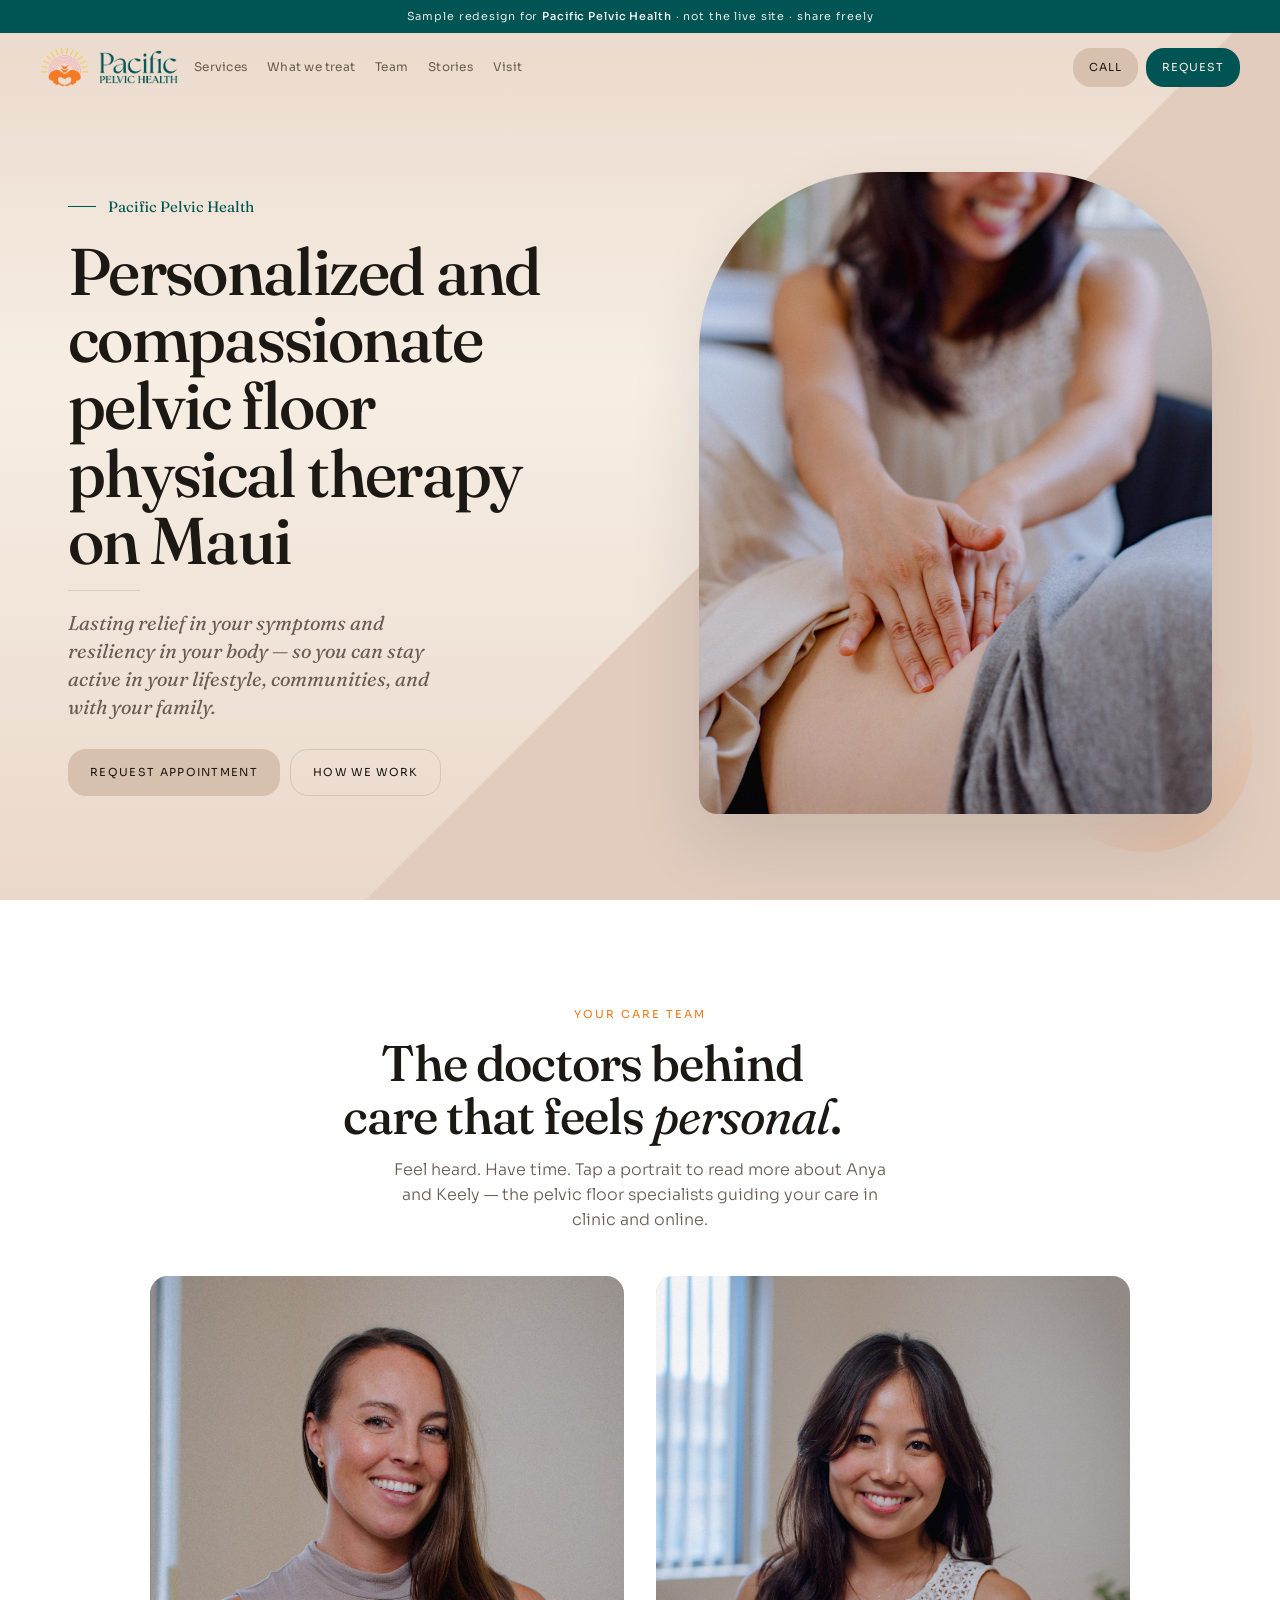
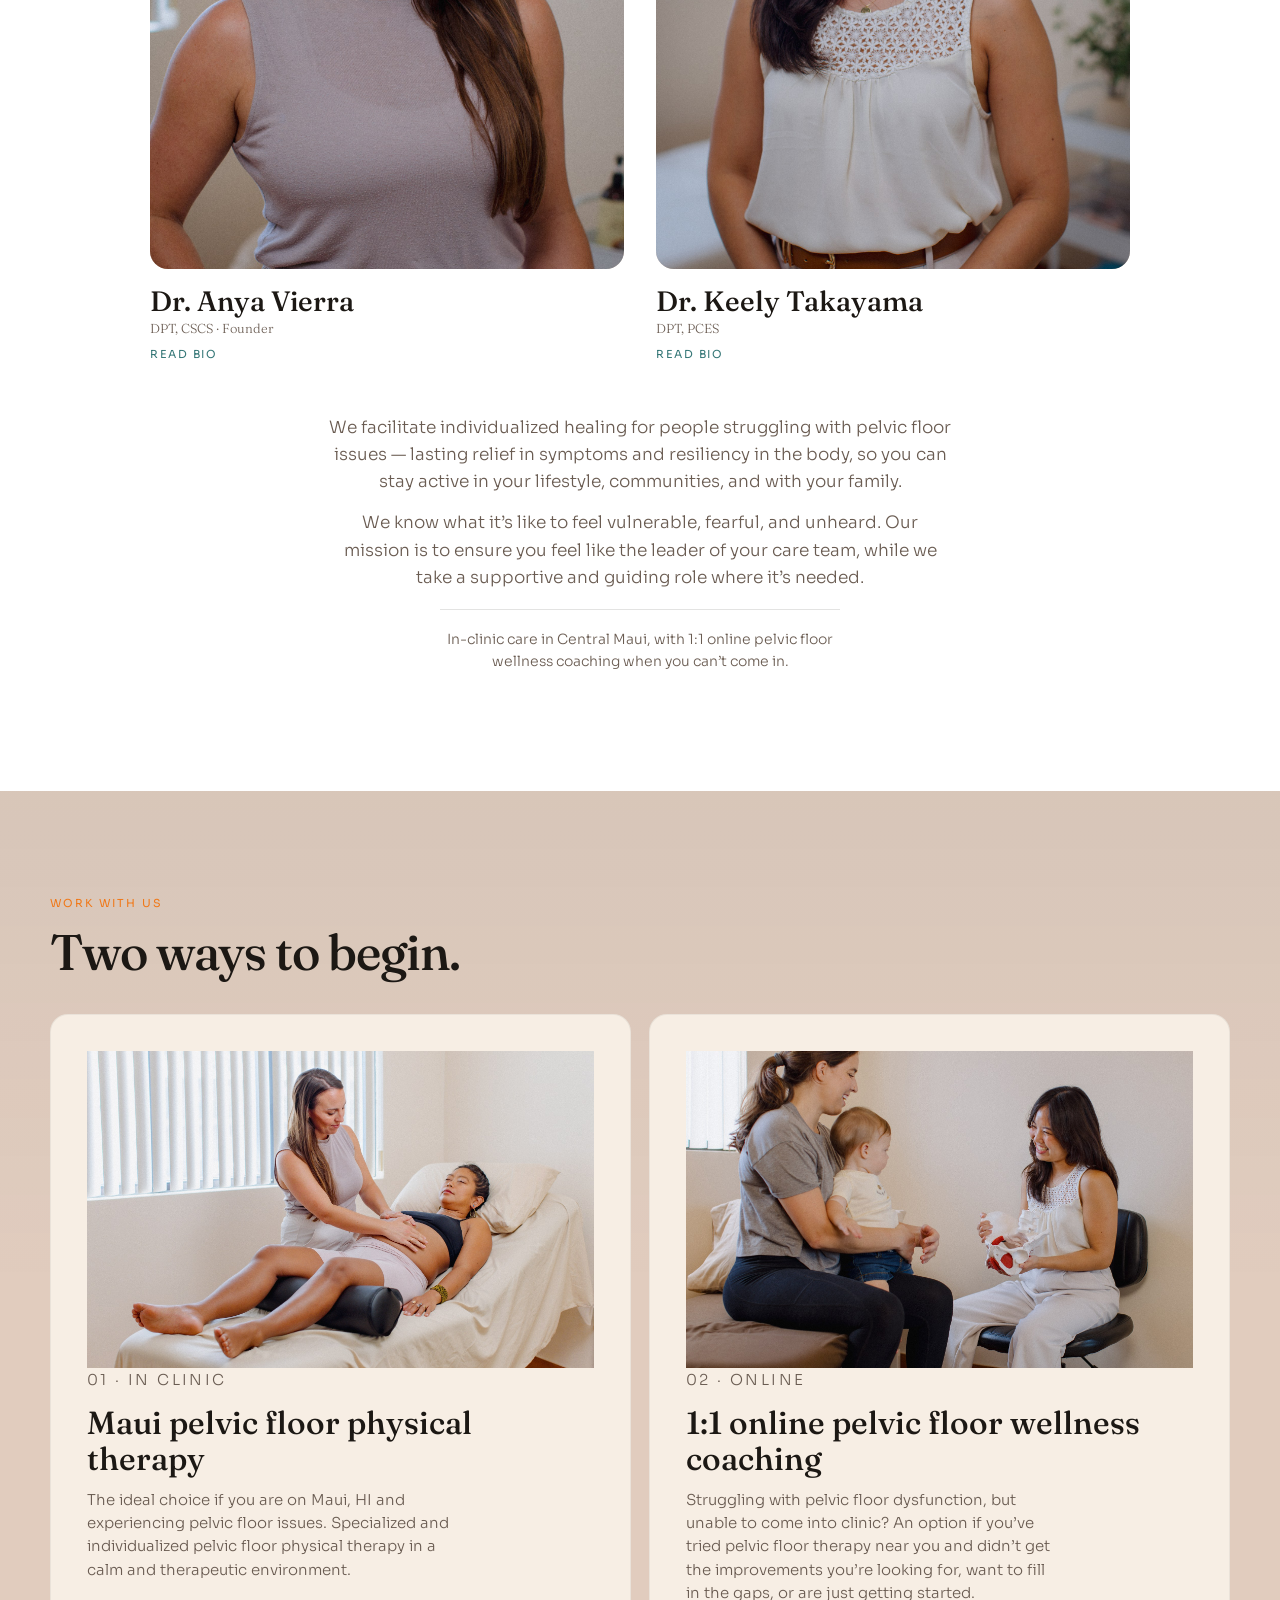
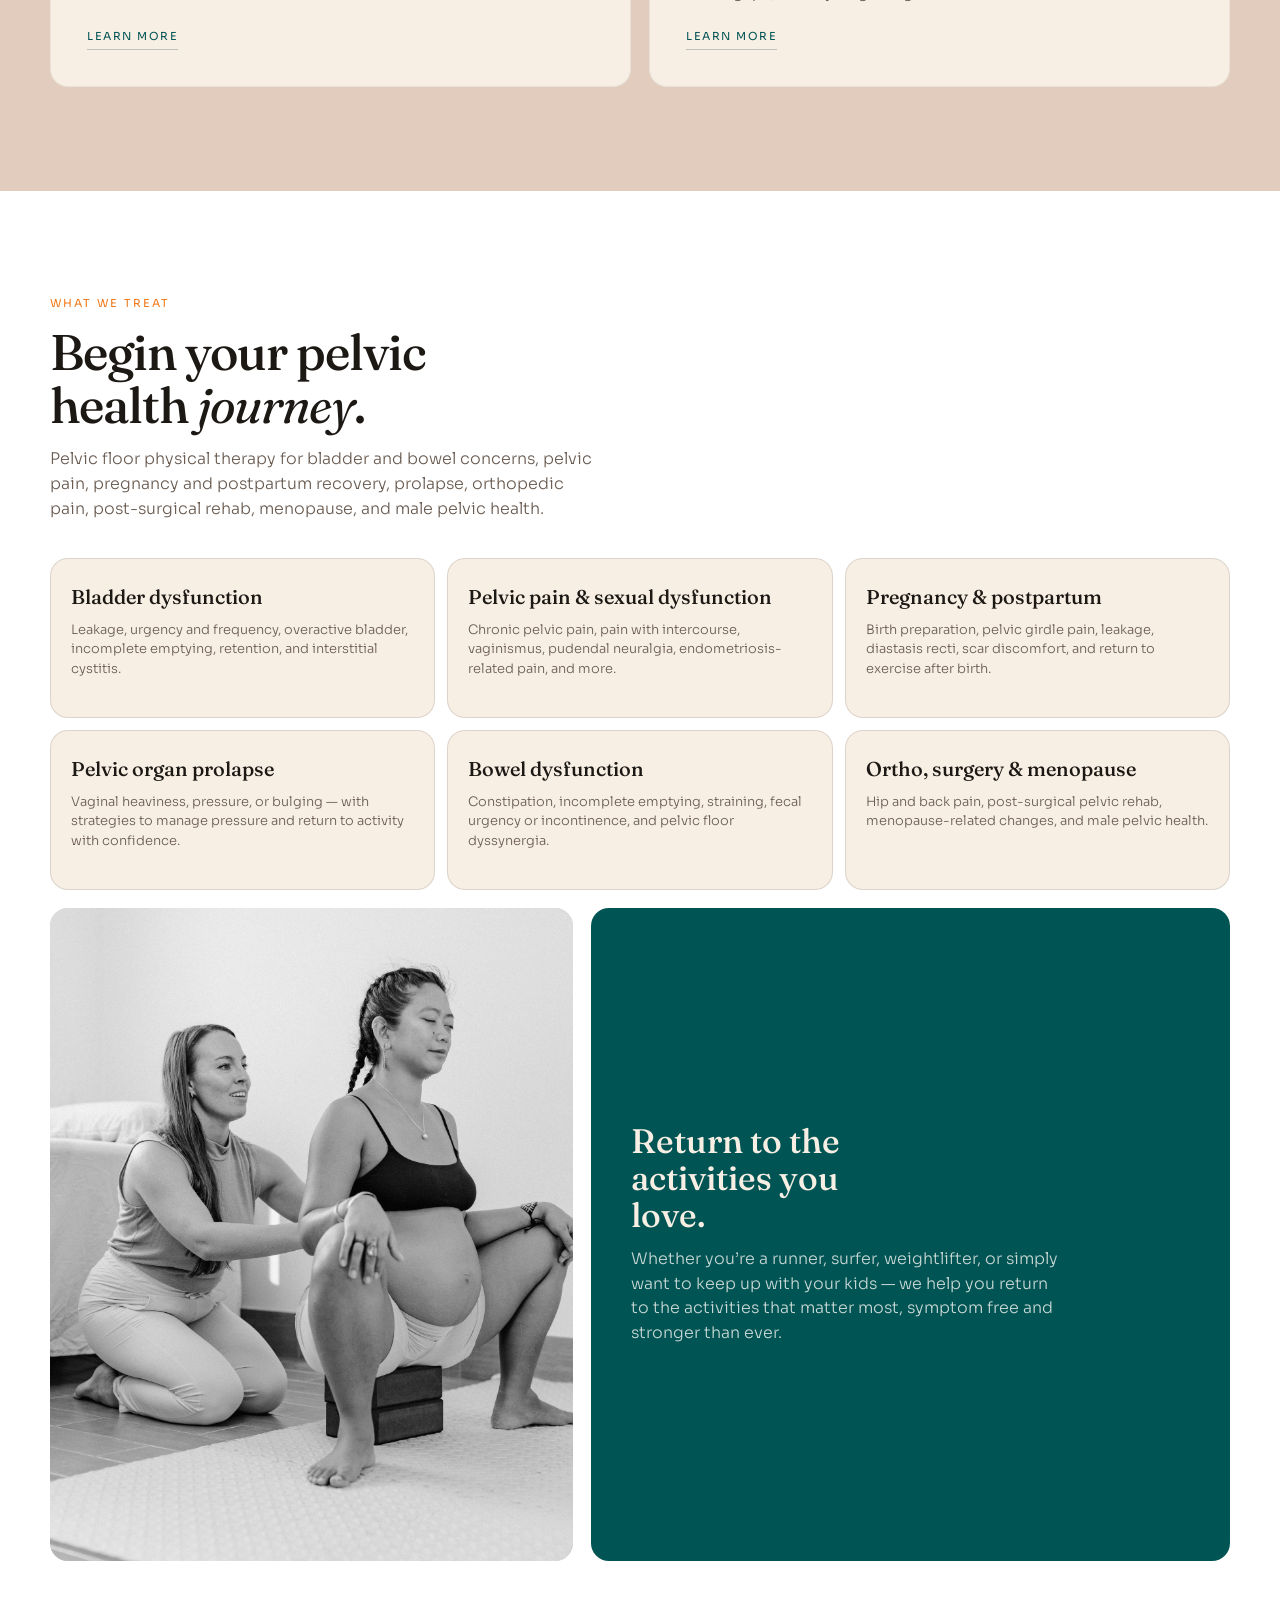
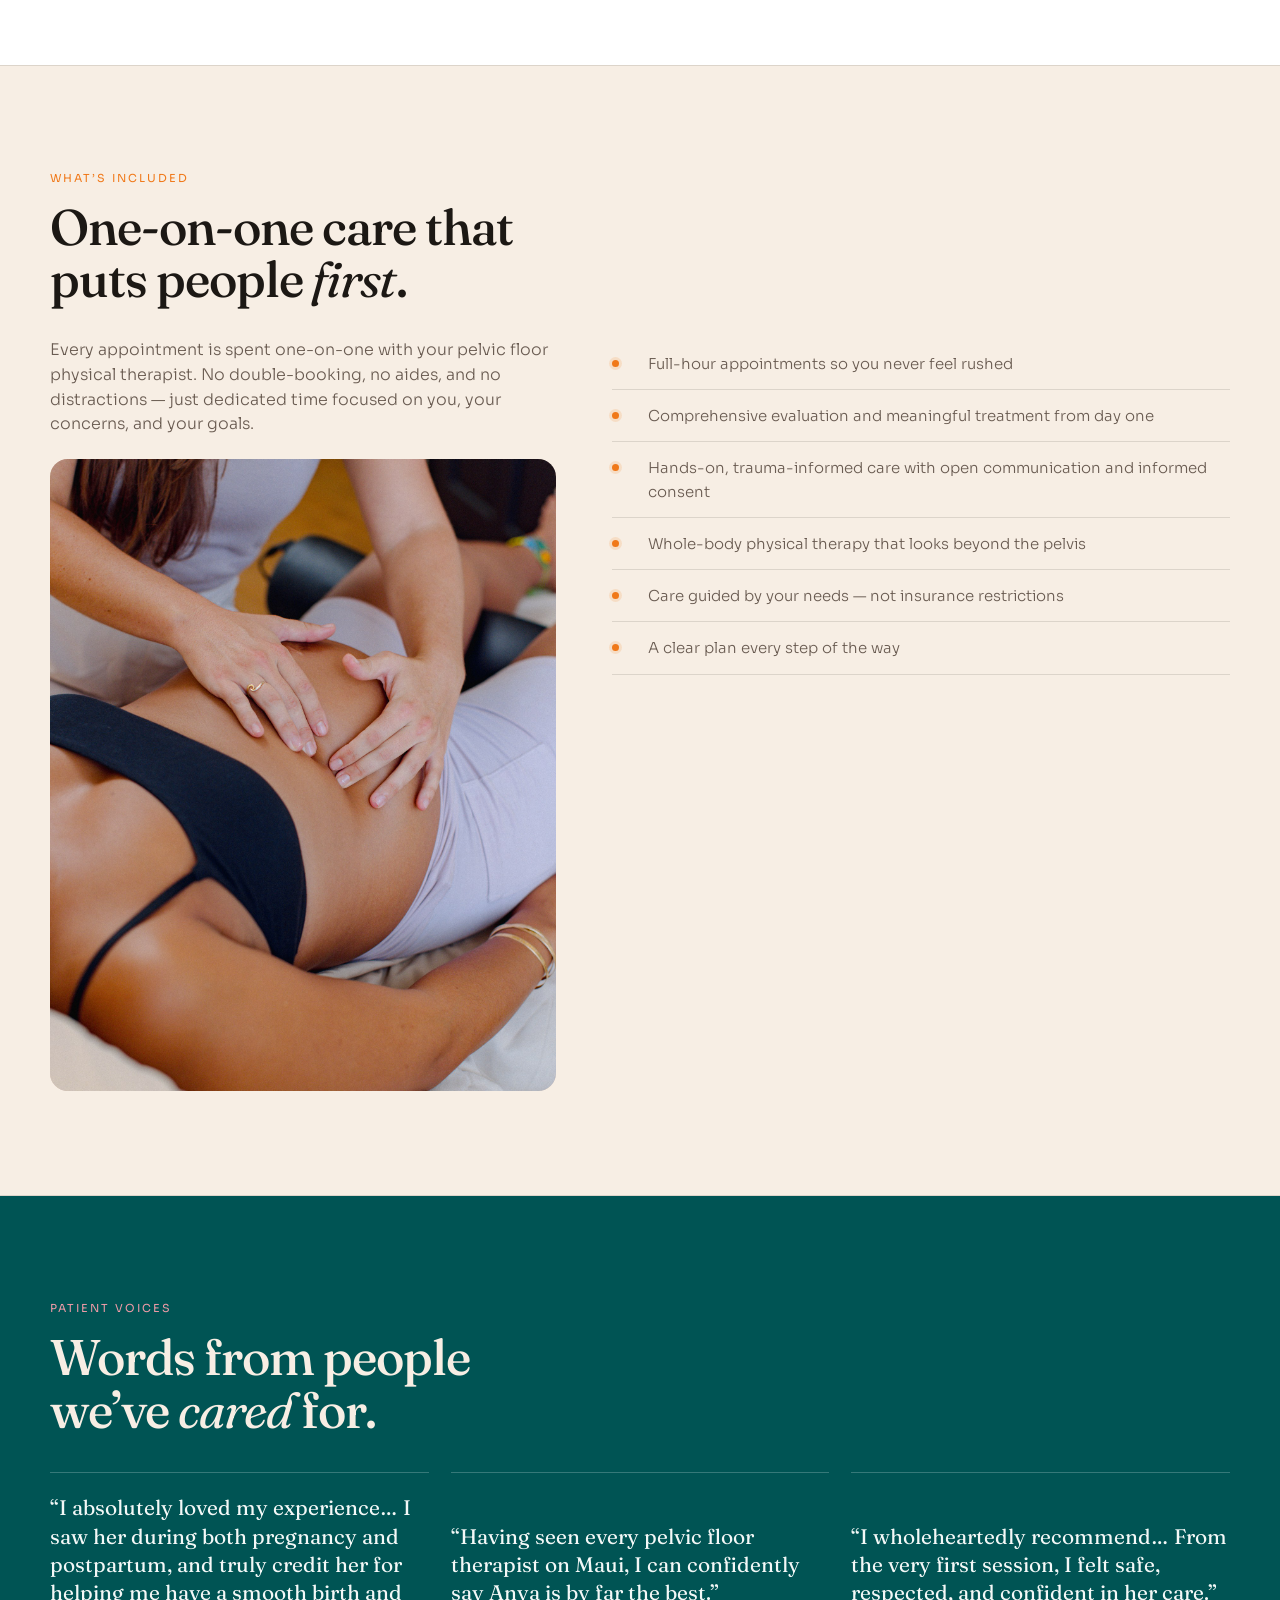
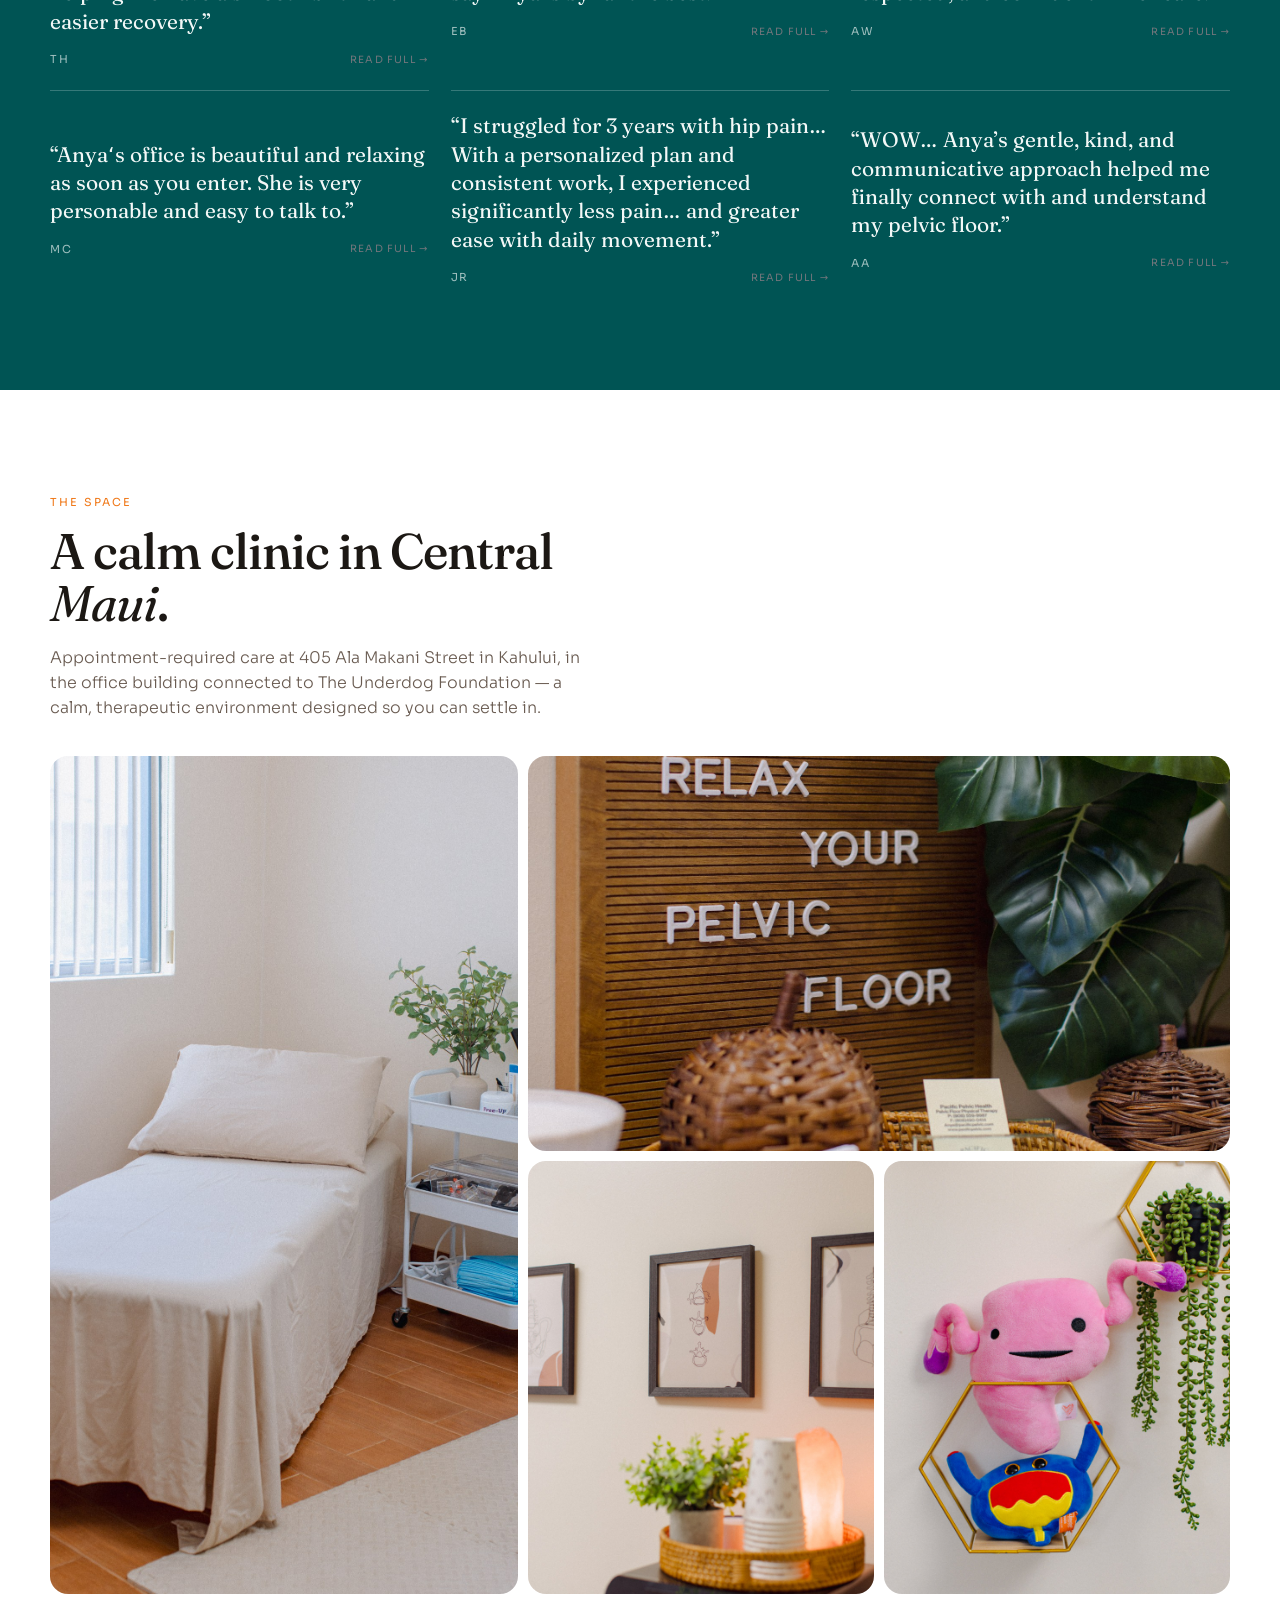
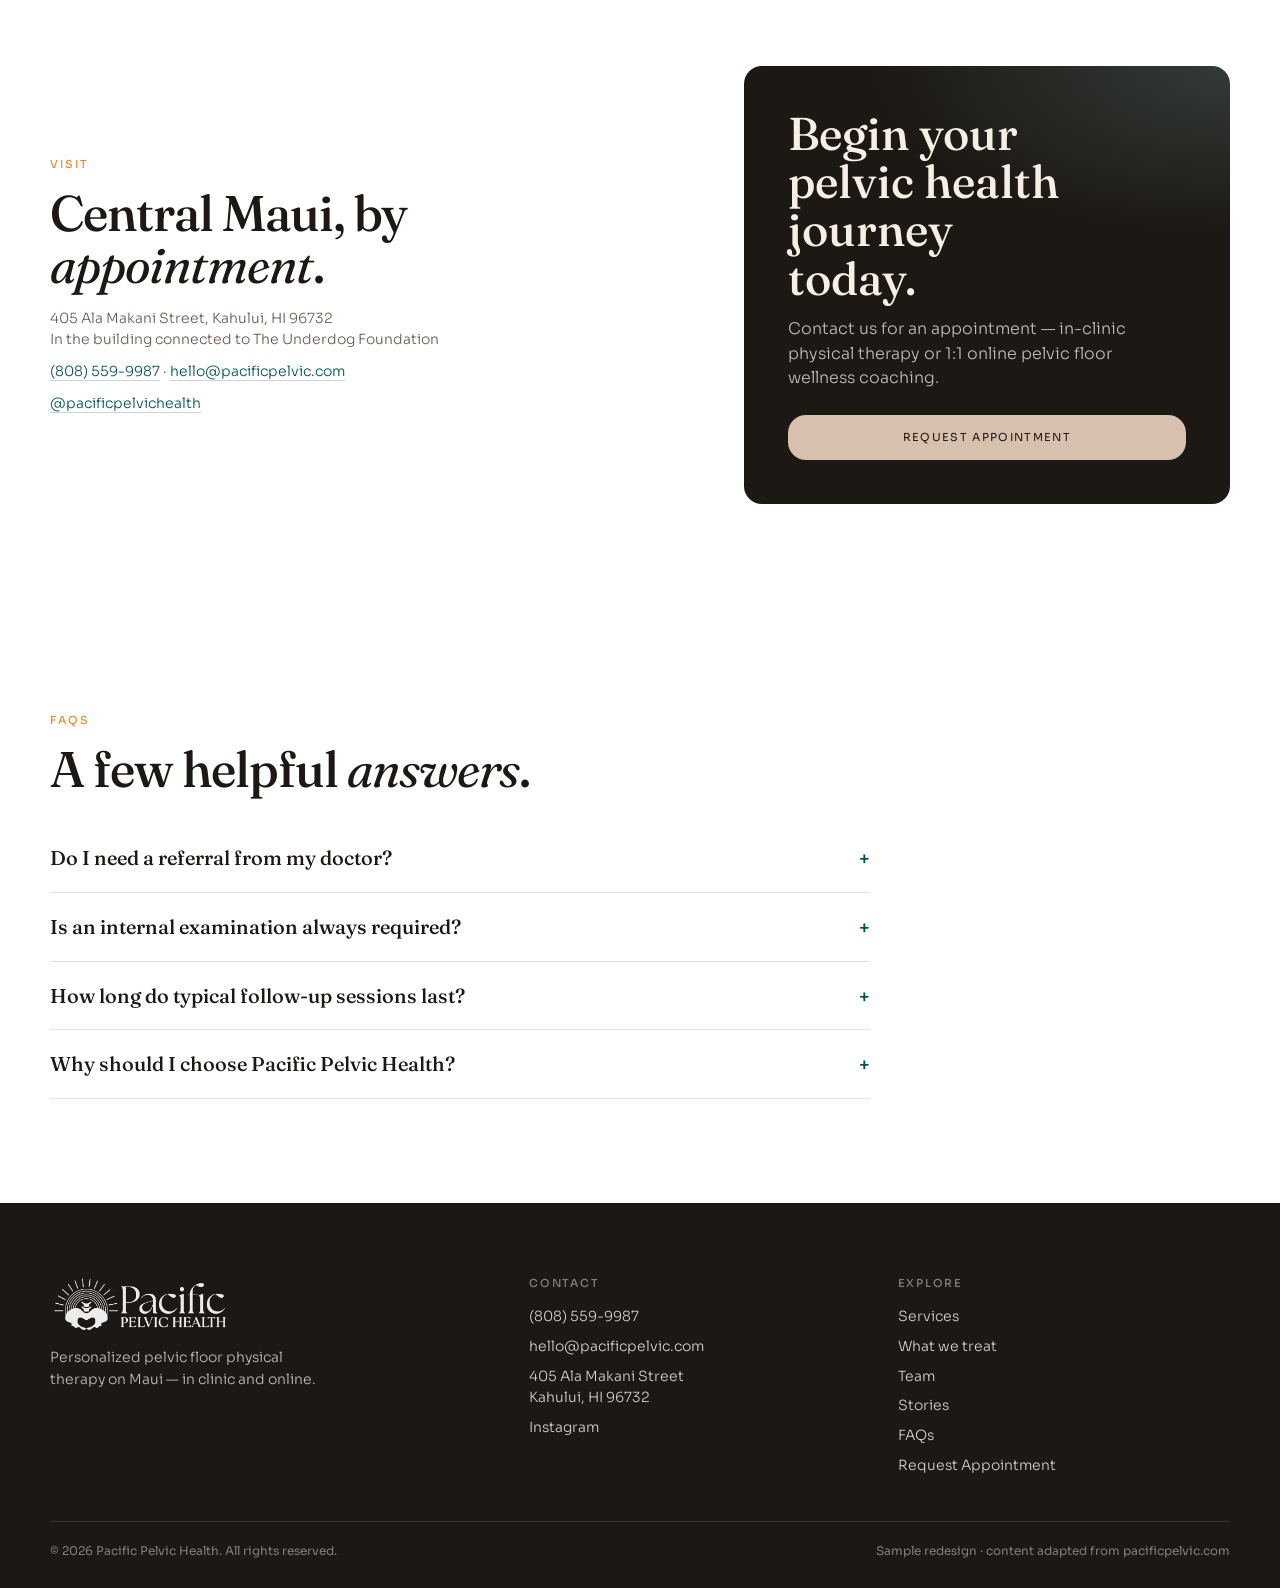
<file: index.html>
<!DOCTYPE html>
<html lang="en">
<head>
  <meta charset="UTF-8" />
  <meta name="viewport" content="width=device-width, initial-scale=1" />
  <title>Pacific Pelvic Health — Sample Redesign</title>
  <meta name="description" content="Personalized pelvic floor physical therapy on Maui, HI — in clinic and online. Sample redesign for Pacific Pelvic Health." />
  <link rel="preconnect" href="https://fonts.googleapis.com" />
  <link rel="preconnect" href="https://fonts.gstatic.com" crossorigin />
  <link href="https://fonts.googleapis.com/css2?family=Fraunces:ital,opsz,wght@0,9..144,400;0,9..144,500;0,9..144,600;1,9..144,400;1,9..144,500&family=Sora:wght@300;400;500;600&display=swap" rel="stylesheet" />
  <link rel="stylesheet" href="styles.css" />

</head>
<body>
  <div class="sample-banner">Sample redesign for <strong>Pacific Pelvic Health</strong> · not the live site · share freely</div>

  <div class="nav-drawer-backdrop" id="navBackdrop" hidden></div>
  <header class="nav" id="nav">
    <a class="nav-brand" href="index.html" aria-label="Pacific Pelvic Health — home">
      <img class="nav-brand-mark" src="assets/pph-mark.png" alt="" width="48" height="39" decoding="async" />
      <img class="nav-brand-word" src="assets/pph-wordmark.png" alt="Pacific Pelvic Health" width="92" height="40" decoding="async" />
    </a>
    <nav class="nav-links" aria-label="Primary">
      <a href="#care">Services</a>
      <a href="#treat">What we treat</a>
      <a href="#team">Team</a>
      <a href="#voices">Stories</a>
      <a href="#visit">Visit</a>
    </nav>
    <div class="nav-actions">
      <a class="nav-pill" href="tel:+18085599987">Call</a>
      <a class="nav-pill is-dark" href="request.html">Request</a>
      <button type="button" class="nav-menu-btn" id="navMenuBtn" aria-expanded="false" aria-controls="navDrawer">Menu</button>
    </div>
    <div class="nav-drawer" id="navDrawer" hidden>
      <a href="#care">Services</a>
      <a href="#treat">What we treat</a>
      <a href="#team">Team</a>
      <a href="#voices">Stories</a>
      <a href="#visit">Visit</a>
      <a href="#faqs">FAQs</a>
      <a href="request.html">Request Appointment</a>
    </div>
  </header>

  <main id="top">
    <section class="hero" aria-label="Pacific Pelvic Health">
      <div class="hero-copy">
        <p class="hero-eyebrow">Pacific Pelvic Health</p>
        <h1 class="hero-brand">Personalized and compassionate pelvic floor physical therapy on Maui</h1>
        <hr class="hero-rule" />
        <p class="hero-lead">Lasting relief in your symptoms and resiliency in your body — so you can stay active in your lifestyle, communities, and with your family.</p>
        <div class="hero-actions">
          <a class="btn btn-primary" href="request.html">Request Appointment</a>
          <a class="btn btn-ghost" href="#care">How we work</a>
        </div>
      </div>
      <div class="hero-media">
        <div class="hero-media-accent" aria-hidden="true"></div>
        <div class="hero-media-frame">
          <img src="assets/place/8G6A5335.jpg" alt="Hands-on pelvic floor care at Pacific Pelvic Health" fetchpriority="high" decoding="async" />
        </div>
      </div>
    </section>

    <section class="section team-feature" id="team">
      <div class="section-inner">
        <header class="team-feature-head">
          <p class="section-label">Your care team</p>
          <h2 class="section-title">The doctors behind care that feels <em>personal</em>.</h2>
          <p class="section-copy">Feel heard. Have time. Tap a portrait to read more about Anya and Keely — the pelvic floor specialists guiding your care in clinic and online.</p>
        </header>

        <div class="team-feature-grid" id="doctorTeam">
          <button type="button" class="doc-card" data-doc="0" aria-haspopup="dialog">
            <div class="doc-card-media">
              <img src="assets/team/8G6A6624.jpg" alt="Dr. Anya Vierra, DPT, CSCS" loading="lazy" decoding="async" />
            </div>
            <div class="doc-card-name">Dr. Anya Vierra<span class="doc-card-role">DPT, CSCS · Founder</span></div>
            <span class="doc-card-hint">Read bio</span>
          </button>
          <button type="button" class="doc-card" data-doc="1" aria-haspopup="dialog">
            <div class="doc-card-media">
              <img src="assets/team/8G6A6315.jpg" alt="Dr. Keely Takayama, DPT, PCES" loading="lazy" decoding="async" />
            </div>
            <div class="doc-card-name">Dr. Keely Takayama<span class="doc-card-role">DPT, PCES</span></div>
            <span class="doc-card-hint">Read bio</span>
          </button>
        </div>

        <div class="team-feature-copy">
          <p>We facilitate individualized healing for people struggling with pelvic floor issues — lasting relief in symptoms and resiliency in the body, so you can stay active in your lifestyle, communities, and with your family.</p>
          <p>We know what it’s like to feel vulnerable, fearful, and unheard. Our mission is to ensure you feel like the leader of your care team, while we take a supportive and guiding role where it’s needed.</p>
          <p class="team-feature-note">In-clinic care in Central Maui, with 1:1 online pelvic floor wellness coaching when you can’t come in.</p>
        </div>
      </div>
    </section>

    <section class="section paths" id="care">
      <div class="section-inner">
        <p class="section-label">Work with us</p>
        <h2 class="section-title">Two ways to begin.</h2>
        <div class="paths-grid">
          <article class="path">
            <div>
              <div class="path-media">
                <img src="assets/place/8G6A5986.jpg" alt="In-clinic pelvic floor physical therapy session" loading="lazy" decoding="async" />
              </div>
              <p class="path-num">01 · In clinic</p>
              <h3>Maui pelvic floor physical therapy</h3>
              <p>The ideal choice if you are on Maui, HI and experiencing pelvic floor issues. Specialized and individualized pelvic floor physical therapy in a calm and therapeutic environment.</p>
            </div>
            <a href="care-clinic.html">Learn more</a>
          </article>
          <article class="path">
            <div>
              <div class="path-media">
                <img src="assets/place/8G6A4991.jpg" alt="Patient education and coaching at Pacific Pelvic Health" loading="lazy" decoding="async" />
              </div>
              <p class="path-num">02 · Online</p>
              <h3>1:1 online pelvic floor wellness coaching</h3>
              <p>Struggling with pelvic floor dysfunction, but unable to come into clinic? An option if you’ve tried pelvic floor therapy near you and didn’t get the improvements you’re looking for, want to fill in the gaps, or are just getting started.</p>
            </div>
            <a href="care-online.html">Learn more</a>
          </article>
        </div>
      </div>
    </section>

    <section class="section" id="treat">
      <div class="section-inner">
        <p class="section-label">What we treat</p>
        <h2 class="section-title">Begin your pelvic health <em>journey</em>.</h2>
        <p class="section-copy">Pelvic floor physical therapy for bladder and bowel concerns, pelvic pain, pregnancy and postpartum recovery, prolapse, orthopedic pain, post-surgical rehab, menopause, and male pelvic health.</p>
        <div class="treat-grid">
          <article class="treat-card">
            <h3>Bladder dysfunction</h3>
            <p>Leakage, urgency and frequency, overactive bladder, incomplete emptying, retention, and interstitial cystitis.</p>
          </article>
          <article class="treat-card">
            <h3>Pelvic pain &amp; sexual dysfunction</h3>
            <p>Chronic pelvic pain, pain with intercourse, vaginismus, pudendal neuralgia, endometriosis-related pain, and more.</p>
          </article>
          <article class="treat-card">
            <h3>Pregnancy &amp; postpartum</h3>
            <p>Birth preparation, pelvic girdle pain, leakage, diastasis recti, scar discomfort, and return to exercise after birth.</p>
          </article>
          <article class="treat-card">
            <h3>Pelvic organ prolapse</h3>
            <p>Vaginal heaviness, pressure, or bulging — with strategies to manage pressure and return to activity with confidence.</p>
          </article>
          <article class="treat-card">
            <h3>Bowel dysfunction</h3>
            <p>Constipation, incomplete emptying, straining, fecal urgency or incontinence, and pelvic floor dyssynergia.</p>
          </article>
          <article class="treat-card">
            <h3>Ortho, surgery &amp; menopause</h3>
            <p>Hip and back pain, post-surgical pelvic rehab, menopause-related changes, and male pelvic health.</p>
          </article>
        </div>
        <div class="treat-story">
          <figure>
            <img src="assets/place/8G6A6105.jpg" alt="Prenatal support during a session" loading="lazy" decoding="async" />
          </figure>
          <div class="treat-story-copy">
            <h3>Return to the activities you love.</h3>
            <p>Whether you’re a runner, surfer, weightlifter, or simply want to keep up with your kids — we help you return to the activities that matter most, symptom free and stronger than ever.</p>
          </div>
        </div>
      </div>
    </section>

    <section class="section included">
      <div class="section-inner">
        <p class="section-label">What’s included</p>
        <h2 class="section-title">One-on-one care that puts people <em>first</em>.</h2>
        <div class="included-grid">
          <div>
            <p class="section-copy">Every appointment is spent one-on-one with your pelvic floor physical therapist. No double-booking, no aides, and no distractions — just dedicated time focused on you, your concerns, and your goals.</p>
            <figure class="included-photo">
              <img src="assets/place/8G6A6003.jpg" alt="Gentle hands-on care during a session" loading="lazy" decoding="async" />
            </figure>
          </div>
          <ul class="included-list">
            <li>Full-hour appointments so you never feel rushed</li>
            <li>Comprehensive evaluation and meaningful treatment from day one</li>
            <li>Hands-on, trauma-informed care with open communication and informed consent</li>
            <li>Whole-body physical therapy that looks beyond the pelvis</li>
            <li>Care guided by your needs — not insurance restrictions</li>
            <li>A clear plan every step of the way</li>
          </ul>
        </div>
      </div>
    </section>

    <section class="section voices" id="voices">
      <div class="section-inner">
        <p class="section-label">Patient voices</p>
        <h2 class="section-title">Words from people we’ve <em>cared</em> for.</h2>
        <div class="voices-grid" id="voicesGrid">
          <button type="button" class="quote" data-voice="0" aria-haspopup="dialog">
            <p>“I absolutely loved my experience… I saw her during both pregnancy and postpartum, and truly credit her for helping me have a smooth birth and easier recovery.”</p>
            <cite><span>TH</span><span class="quote-hint">Read full</span></cite>
          </button>
          <button type="button" class="quote" data-voice="1" aria-haspopup="dialog">
            <p>“Having seen every pelvic floor therapist on Maui, I can confidently say Anya is by far the best.”</p>
            <cite><span>EB</span><span class="quote-hint">Read full</span></cite>
          </button>
          <button type="button" class="quote" data-voice="2" aria-haspopup="dialog">
            <p>“I wholeheartedly recommend… From the very first session, I felt safe, respected, and confident in her care.”</p>
            <cite><span>AW</span><span class="quote-hint">Read full</span></cite>
          </button>
          <button type="button" class="quote" data-voice="3" aria-haspopup="dialog">
            <p>“Anyaʻs office is beautiful and relaxing as soon as you enter. She is very personable and easy to talk to.”</p>
            <cite><span>MC</span><span class="quote-hint">Read full</span></cite>
          </button>
          <button type="button" class="quote" data-voice="4" aria-haspopup="dialog">
            <p>“I struggled for 3 years with hip pain… With a personalized plan and consistent work, I experienced significantly less pain… and greater ease with daily movement.”</p>
            <cite><span>JR</span><span class="quote-hint">Read full</span></cite>
          </button>
          <button type="button" class="quote" data-voice="5" aria-haspopup="dialog">
            <p>“WOW… Anya’s gentle, kind, and communicative approach helped me finally connect with and understand my pelvic floor.”</p>
            <cite><span>AA</span><span class="quote-hint">Read full</span></cite>
          </button>
        </div>
      </div>
    </section>

    <section class="section" id="visit">
      <div class="section-inner">
        <p class="section-label">The space</p>
        <h2 class="section-title">A calm clinic in Central <em>Maui</em>.</h2>
        <p class="section-copy">Appointment-required care at 405 Ala Makani Street in Kahului, in the office building connected to The Underdog Foundation — a calm, therapeutic environment designed so you can settle in.</p>
        <div class="place-gallery" id="placeGallery">
          <figure class="place-lg" role="button" tabindex="0" data-place="0" aria-label="View treatment room photo">
            <img src="assets/place/8G6A5615.jpg" alt="Treatment room at Pacific Pelvic Health" loading="lazy" decoding="async" />
          </figure>
          <figure class="place-wide" role="button" tabindex="0" data-place="1" aria-label="View clinic letter board photo">
            <img src="assets/place/8G6A7285.jpg" alt="Relax your pelvic floor letter board in the clinic" loading="lazy" decoding="async" />
          </figure>
          <figure class="place-sm" role="button" tabindex="0" data-place="2" aria-label="View waiting area photo">
            <img src="assets/place/8G6A7294.jpg" alt="Clinic waiting area details" loading="lazy" decoding="async" />
          </figure>
          <figure class="place-sm" role="button" tabindex="0" data-place="3" aria-label="View clinic plushies photo">
            <img src="assets/place/8G6A7262.jpg" alt="Playful pelvic health plushies in the clinic" loading="lazy" decoding="async" />
          </figure>
        </div>
      </div>

      <div class="section-inner cta">
        <div>
          <p class="section-label">Visit</p>
          <h2 class="section-title">Central Maui, by <em>appointment</em>.</h2>
          <div class="cta-meta">
            <div>405 Ala Makani Street, Kahului, HI 96732<br />In the building connected to The Underdog Foundation</div>
            <div><a href="tel:+18085599987">(808) 559-9987</a> · <a href="mailto:hello@pacificpelvic.com">hello@pacificpelvic.com</a></div>
            <div><a href="https://instagram.com/pacificpelvichealth" target="_blank" rel="noopener">@pacificpelvichealth</a></div>
          </div>
        </div>
        <div class="cta-panel">
          <div>
            <h2>Begin your pelvic health journey today.</h2>
            <p>Contact us for an appointment — in-clinic physical therapy or 1:1 online pelvic floor wellness coaching.</p>
          </div>
          <a class="btn btn-primary" href="request.html">Request Appointment</a>
        </div>
      </div>
    </section>

    <section class="section" id="faqs">
      <div class="section-inner">
        <p class="section-label">FAQs</p>
        <h2 class="section-title">A few helpful <em>answers</em>.</h2>
        <div class="faqs-list">
          <details class="faq">
            <summary>Do I need a referral from my doctor?</summary>
            <p>The state of Hawaii is an unrestricted Direct Access state, meaning a patient may receive physical therapy without a referral from another healthcare provider. If it is felt your condition is outside a physical therapist’s scope of practice, a referral will be made to the appropriate healthcare provider.</p>
          </details>
          <details class="faq">
            <summary>Is an internal examination always required?</summary>
            <p>No, an internal examination is not always required. It depends on your specific condition, symptoms, and your comfort level. We will discuss the need for internal examination with you and ensure your comfort and consent prior to one being completed.</p>
          </details>
          <details class="faq">
            <summary>How long do typical follow-up sessions last?</summary>
            <p>Follow-up visits typically are 60 minutes. Frequency of visits is recommended by your therapist at the initial evaluation. Typically patients are seen once per week to start and will taper as you are improving.</p>
          </details>
          <details class="faq">
            <summary>Why should I choose Pacific Pelvic Health?</summary>
            <p>At Pacific Pelvic Health we provide one-on-one care without limitations from health insurance companies and without being passed down to an aide. Anya has her Doctorate in Physical Therapy, is a Certified Strength and Conditioning Specialist, and has received her pelvic health rehabilitation certifications from the Herman and Wallace Institute — with a hands-on approach, education on your body and its anatomy, and a plan guided to meet your goals.</p>
          </details>
        </div>
      </div>
    </section>
  </main>

  <footer class="site-footer">
    <div class="footer-grid">
      <div class="footer-brand">
        <img src="assets/pph-logo.png" alt="Pacific Pelvic Health" width="180" height="58" decoding="async" />
        <p>Personalized pelvic floor physical therapy on Maui — in clinic and online.</p>
      </div>
      <div class="footer-col">
        <h4>Contact</h4>
        <a href="tel:+18085599987">(808) 559-9987</a>
        <a href="mailto:hello@pacificpelvic.com">hello@pacificpelvic.com</a>
        <p>405 Ala Makani Street<br />Kahului, HI 96732</p>
        <a href="https://instagram.com/pacificpelvichealth" target="_blank" rel="noopener">Instagram</a>
      </div>
      <div class="footer-col">
        <h4>Explore</h4>
        <a href="#care">Services</a>
        <a href="#treat">What we treat</a>
        <a href="#team">Team</a>
        <a href="#voices">Stories</a>
        <a href="#faqs">FAQs</a>
        <a href="request.html">Request Appointment</a>
      </div>
    </div>
    <div class="footer-bottom">
      <span>© <span id="year"></span> Pacific Pelvic Health. All rights reserved.</span>
      <span>Sample redesign · content adapted from pacificpelvic.com</span>
    </div>
  </footer>

  <div class="doc-lightbox" id="docLightbox" aria-hidden="true">
    <div class="doc-lightbox-backdrop" data-close></div>
    <div class="doc-lightbox-shell">
      <button type="button" class="doc-lightbox-close" data-close aria-label="Close bio">×</button>
      <div class="doc-lightbox-panel" role="dialog" aria-modal="true" aria-labelledby="docLightboxTitle" tabindex="-1">
      <button type="button" class="doc-lightbox-nav is-prev" data-doc-nav="-1" aria-label="Previous doctor">‹</button>
      <button type="button" class="doc-lightbox-nav is-next" data-doc-nav="1" aria-label="Next doctor">›</button>
      <div class="doc-lightbox-handle" aria-hidden="true"><span></span></div>
      <div class="doc-lightbox-viewport">
        <div class="doc-lightbox-track" id="docLightboxTrack">
          <article class="doc-lightbox-slide">
            <div class="doc-lightbox-media">
              <img src="assets/team/8G6A6624.jpg" alt="Dr. Anya Vierra, DPT, CSCS" />
            </div>
            <h3 class="doc-lightbox-name" id="docLightboxTitle">Dr. Anya Vierra<span class="doc-lightbox-role">DPT, CSCS · Founder</span></h3>
            <div class="doc-lightbox-bio">
              <p>Founder of Pacific Pelvic Health — a Doctor of Physical Therapy and Certified Strength &amp; Conditioning Specialist specializing in pelvic floor physical therapy for women and men on Maui, Hawaii.</p>
              <p>Her approach combines specialized pelvic floor physical therapy, hands-on manual therapy, movement analysis, and strength and conditioning to provide individualized, whole-body care. She loves looking beyond the symptoms to understand why something is happening and helping people build lasting strength, confidence, and resilience in their bodies.</p>
              <p>Outside of the clinic, she’s happiest in or around the ocean — surfing, freediving, swimming, lifting, and spending time with her husband, their son, and family and friends. You can usually find her catching waves on Maui’s North Shore, at the gym, or enjoying a good coffee with people she loves.</p>
            </div>
          </article>
          <article class="doc-lightbox-slide">
            <div class="doc-lightbox-media">
              <img src="assets/team/8G6A6315.jpg" alt="Dr. Keely Takayama, DPT, PCES" />
            </div>
            <h3 class="doc-lightbox-name">Dr. Keely Takayama<span class="doc-lightbox-role">DPT, PCES</span></h3>
            <div class="doc-lightbox-bio">
              <p>A Doctor of Physical Therapy specializing in pelvic floor rehabilitation at Pacific Pelvic Health. Born and raised on Maui, she has always had a passion for helping others and giving back to the community that shaped her.</p>
              <p>Her passion for pelvic floor physical therapy comes from wanting to create a safe, comfortable, and supportive environment where people feel empowered to talk openly about their health. While she enjoys treating a wide variety of pelvic health concerns, she has a special passion for working with pregnant and postpartum individuals.</p>
              <p>Outside of the clinic, she loves spending time with her family and playing with her dogs — and cozy hobbies like reading, knitting, sewing, and baking.</p>
            </div>
          </article>
        </div>
      </div>
      <div class="doc-lightbox-dots" role="tablist" aria-label="Doctors">
        <button type="button" class="doc-lightbox-dot is-active" data-index="0" aria-label="Dr. Anya Vierra"></button>
        <button type="button" class="doc-lightbox-dot" data-index="1" aria-label="Dr. Keely Takayama"></button>
      </div>
      </div>
    </div>
  </div>

  <div class="doc-lightbox voice-lightbox" id="voiceLightbox" aria-hidden="true">
    <div class="doc-lightbox-backdrop" data-close></div>
    <div class="doc-lightbox-shell">
      <button type="button" class="doc-lightbox-close" data-close aria-label="Close review">×</button>
      <div class="doc-lightbox-panel" role="dialog" aria-modal="true" aria-labelledby="voiceLightboxTitle" tabindex="-1">
      <button type="button" class="doc-lightbox-nav is-prev" data-voice-nav="-1" aria-label="Previous review">‹</button>
      <button type="button" class="doc-lightbox-nav is-next" data-voice-nav="1" aria-label="Next review">›</button>
      <div class="doc-lightbox-handle" aria-hidden="true"><span></span></div>
      <div class="doc-lightbox-viewport">
        <div class="doc-lightbox-track" id="voiceLightboxTrack" style="width:600%">
          <article class="doc-lightbox-slide" style="width:16.666%">
            <div class="voice-lightbox-mark" aria-hidden="true">“</div>
            <p class="voice-lightbox-text" id="voiceLightboxTitle">I absolutely loved my experience with Dr. Anya… I saw her during both pregnancy and postpartum, and truly credit her for helping me have a smooth birth and easier recovery… She made me feel supported every step of the way and provided guidance for long-term healing and strength recovery.</p>
            <cite class="voice-lightbox-cite">TH</cite>
          </article>
          <article class="doc-lightbox-slide" style="width:16.666%">
            <div class="voice-lightbox-mark" aria-hidden="true">“</div>
            <p class="voice-lightbox-text">Having seen every pelvic floor therapist on Maui, I can confidently say Anya is by far the best… As someone with Interstitial Cystitis and Endometriosis, she has helped me tremendously through targeted exercises, hands-on treatment, scar tissue work, and stabilizing my tailbone. Her passion, intuition, and genuine care make her a true healer, and I’m incredibly grateful for her expertise and support.</p>
            <cite class="voice-lightbox-cite">EB</cite>
          </article>
          <article class="doc-lightbox-slide" style="width:16.666%">
            <div class="voice-lightbox-mark" aria-hidden="true">“</div>
            <p class="voice-lightbox-text">I wholeheartedly recommend Anya… From the very first session, I felt safe, respected, and confident in her care. Her knowledge, competence, and ability to truly listen made treatment feel incredibly personalized and effective… I’ve experienced tremendous improvement and always appreciated the humor and support she brought into every session.</p>
            <cite class="voice-lightbox-cite">AW</cite>
          </article>
          <article class="doc-lightbox-slide" style="width:16.666%">
            <div class="voice-lightbox-mark" aria-hidden="true">“</div>
            <p class="voice-lightbox-text">Anyaʻs office is beautiful and relaxing as soon as you enter. She is very personable and easy to talk to. She is very knowledgable about pelvic health and it is obvious in the way she asks questions as well as provides answers to my questions. I am grateful that she chose Maui to conduct her practice and I am ready to partake in this journey with her as my guide.</p>
            <cite class="voice-lightbox-cite">MC</cite>
          </article>
          <article class="doc-lightbox-slide" style="width:16.666%">
            <div class="voice-lightbox-mark" aria-hidden="true">“</div>
            <p class="voice-lightbox-text">I struggled for 3 years with hip pain and loss of hip rotation with no clear diagnosis despite X-rays, MRIs, and other therapies… Anya’s expertise in pelvic health helped identify exactly what I needed. With a personalized plan and consistent work, I experienced significantly less pain, improved mobility, and greater ease with daily movement… She is professional, knowledgeable, and truly caring.</p>
            <cite class="voice-lightbox-cite">JR</cite>
          </article>
          <article class="doc-lightbox-slide" style="width:16.666%">
            <div class="voice-lightbox-mark" aria-hidden="true">“</div>
            <p class="voice-lightbox-text">WOW… Anya’s gentle, kind, and communicative approach helped me finally connect with and understand my pelvic floor… She carefully explained everything in a way that felt accessible and supportive, and helped me address significant tightness and incontinence symptoms… I felt beyond cared for in her presence.</p>
            <cite class="voice-lightbox-cite">AA</cite>
          </article>
        </div>
      </div>
      <div class="doc-lightbox-dots" role="tablist" aria-label="Reviews" id="voiceLightboxDots">
        <button type="button" class="doc-lightbox-dot is-active" data-index="0" aria-label="Review 1"></button>
        <button type="button" class="doc-lightbox-dot" data-index="1" aria-label="Review 2"></button>
        <button type="button" class="doc-lightbox-dot" data-index="2" aria-label="Review 3"></button>
        <button type="button" class="doc-lightbox-dot" data-index="3" aria-label="Review 4"></button>
        <button type="button" class="doc-lightbox-dot" data-index="4" aria-label="Review 5"></button>
        <button type="button" class="doc-lightbox-dot" data-index="5" aria-label="Review 6"></button>
      </div>
      </div>
    </div>
  </div>

  <div class="doc-lightbox place-lightbox" id="placeLightbox" aria-hidden="true">
    <div class="doc-lightbox-backdrop" data-close></div>
    <div class="doc-lightbox-shell">
      <button type="button" class="doc-lightbox-close" data-close aria-label="Close photo">×</button>
      <div class="doc-lightbox-panel" role="dialog" aria-modal="true" aria-label="Clinic photos" tabindex="-1">
      <button type="button" class="doc-lightbox-nav is-prev" data-carousel-nav="-1" aria-label="Previous photo">‹</button>
      <button type="button" class="doc-lightbox-nav is-next" data-carousel-nav="1" aria-label="Next photo">›</button>
      <div class="doc-lightbox-viewport">
        <div class="doc-lightbox-track" id="placeLightboxTrack" style="width:400%">
          <article class="doc-lightbox-slide" style="width:25%">
            <img src="assets/place/8G6A5615.jpg" alt="Treatment room at Pacific Pelvic Health" />
          </article>
          <article class="doc-lightbox-slide" style="width:25%">
            <img src="assets/place/8G6A7285.jpg" alt="Relax your pelvic floor letter board in the clinic" />
          </article>
          <article class="doc-lightbox-slide" style="width:25%">
            <img src="assets/place/8G6A7294.jpg" alt="Clinic waiting area details" />
          </article>
          <article class="doc-lightbox-slide" style="width:25%">
            <img src="assets/place/8G6A7262.jpg" alt="Playful pelvic health plushies in the clinic" />
          </article>
        </div>
      </div>
      <div class="doc-lightbox-dots" role="tablist" aria-label="Clinic photos">
        <button type="button" class="doc-lightbox-dot is-active" data-index="0" aria-label="Photo 1"></button>
        <button type="button" class="doc-lightbox-dot" data-index="1" aria-label="Photo 2"></button>
        <button type="button" class="doc-lightbox-dot" data-index="2" aria-label="Photo 3"></button>
        <button type="button" class="doc-lightbox-dot" data-index="3" aria-label="Photo 4"></button>
      </div>
      </div>
    </div>
  </div>

  <script src="site-nav.js"></script>
  <script>
    (function () {
      let scrollLockY = 0;
      let scrollLocks = 0;
      let reopenBlockedUntil = 0;

      function lockPageScroll() {
        if (scrollLocks === 0) {
          scrollLockY = window.scrollY || document.documentElement.scrollTop || 0;
          document.documentElement.classList.add('doc-lightbox-open');
          document.body.classList.add('doc-lightbox-open');
          document.body.style.top = '-' + scrollLockY + 'px';
        }
        scrollLocks += 1;
      }

      function unlockPageScroll() {
        scrollLocks = Math.max(0, scrollLocks - 1);
        if (scrollLocks > 0) return;
        const y = scrollLockY;
        document.documentElement.classList.remove('doc-lightbox-open');
        document.body.classList.remove('doc-lightbox-open');
        document.body.style.removeProperty('top');
        window.scrollTo(0, y);
        requestAnimationFrame(() => window.scrollTo(0, y));
        setTimeout(() => window.scrollTo(0, y), 50);
      }

      function blockClickThrough() {
        reopenBlockedUntil = Date.now() + 450;
        const shield = (ev) => {
          ev.preventDefault();
          ev.stopPropagation();
        };
        document.addEventListener('click', shield, true);
        document.addEventListener('touchend', shield, true);
        setTimeout(() => {
          document.removeEventListener('click', shield, true);
          document.removeEventListener('touchend', shield, true);
        }, 450);
      }

      function createCarousel(options) {
        const lightbox = document.getElementById(options.id);
        if (!lightbox) return null;
        const track = lightbox.querySelector('.doc-lightbox-track');
        const panel = lightbox.querySelector('.doc-lightbox-panel');
        if (!track || !panel) return null;

        const dots = [...lightbox.querySelectorAll('.doc-lightbox-dot')];
        const navBtns = [...lightbox.querySelectorAll('.doc-lightbox-nav')];
        const slides = [...track.querySelectorAll('.doc-lightbox-slide')];
        const total = slides.length;
        const step = 100 / total;
        let index = 0;
        let lastFocus = null;
        let startX = 0;
        let startY = 0;
        let deltaX = 0;
        let deltaY = 0;
        let gesturing = false;
        let axis = null;
        let moved = false;

        track.style.width = (total * 100) + '%';
        slides.forEach((slide) => { slide.style.width = (100 / total) + '%'; });

        function activeSlide() {
          return slides[index] || null;
        }

        function syncNav() {
          navBtns.forEach((btn) => {
            const dir = Number(btn.getAttribute('data-carousel-nav') || btn.getAttribute('data-doc-nav') || btn.getAttribute('data-voice-nav') || 0);
            if (!dir) return;
            const disabled = (dir < 0 && index <= 0) || (dir > 0 && index >= total - 1);
            btn.disabled = disabled;
            btn.setAttribute('aria-hidden', disabled ? 'true' : 'false');
          });
        }

        function setIndex(next, animate) {
          index = Math.max(0, Math.min(total - 1, next));
          if (!animate) track.classList.add('is-swiping');
          else track.classList.remove('is-swiping');
          track.style.transform = 'translate3d(' + (-index * step) + '%, 0, 0)';
          dots.forEach((dot, i) => dot.classList.toggle('is-active', i === index));
          syncNav();
          const slide = activeSlide();
          if (slide) slide.scrollTop = 0;
          if (!animate) requestAnimationFrame(() => track.classList.remove('is-swiping'));
        }

        function openAt(i) {
          if (Date.now() < reopenBlockedUntil) return;
          lastFocus = document.activeElement;
          setIndex(i, false);
          lightbox.classList.add('is-open');
          lightbox.setAttribute('aria-hidden', 'false');
          lockPageScroll();
          try { panel.focus({ preventScroll: true }); } catch (_) {}
        }

        function close(e) {
          if (e) {
            e.preventDefault();
            e.stopPropagation();
          }
          if (!lightbox.classList.contains('is-open')) return;
          gesturing = false;
          axis = null;
          moved = false;
          lightbox.classList.remove('is-open');
          lightbox.setAttribute('aria-hidden', 'true');
          panel.style.transform = '';
          lightbox.style.opacity = '';
          panel.classList.remove('is-dragging');
          track.classList.remove('is-swiping');
          blockClickThrough();
          unlockPageScroll();
          lastFocus = null;
        }

        function bindClose(el) {
          if (!el) return;
          const fire = (e) => {
            e.preventDefault();
            e.stopPropagation();
            if (typeof e.stopImmediatePropagation === 'function') e.stopImmediatePropagation();
            close(e);
          };
          // pointerdown is the most reliable close signal on iOS Safari.
          el.addEventListener('pointerdown', fire, true);
          el.addEventListener('click', fire, true);
        }

        bindClose(lightbox.querySelector('.doc-lightbox-close'));
        bindClose(lightbox.querySelector('.doc-lightbox-backdrop'));

        dots.forEach((dot) => {
          dot.addEventListener('click', () => setIndex(Number(dot.getAttribute('data-index') || 0), true));
        });

        navBtns.forEach((btn) => {
          btn.addEventListener('click', () => {
            const dir = Number(btn.getAttribute('data-carousel-nav') || btn.getAttribute('data-doc-nav') || btn.getAttribute('data-voice-nav') || 0);
            if (dir) setIndex(index + dir, true);
          });
        });

        document.addEventListener('keydown', (e) => {
          if (!lightbox.classList.contains('is-open')) return;
          if (e.key === 'Escape') close();
          if (e.key === 'ArrowRight') setIndex(index + 1, true);
          if (e.key === 'ArrowLeft') setIndex(index - 1, true);
        });

        function pointFromEvent(e) {
          if (e.touches && e.touches[0]) return e.touches[0];
          if (e.changedTouches && e.changedTouches[0]) return e.changedTouches[0];
          return e;
        }

        function onGestureStart(e) {
          if (!lightbox.classList.contains('is-open')) return;
          if (e.pointerType === 'mouse' && e.button !== 0) return;
          if (e.target.closest('[data-close], .doc-lightbox-dot, .doc-lightbox-nav, a, button')) return;
          const p = pointFromEvent(e);
          startX = p.clientX;
          startY = p.clientY;
          deltaX = 0;
          deltaY = 0;
          gesturing = true;
          moved = false;
          axis = null;
        }

        function onGestureMove(e) {
          if (!gesturing) return;
          const p = pointFromEvent(e);
          deltaX = p.clientX - startX;
          deltaY = p.clientY - startY;

          if (!axis) {
            if (Math.abs(deltaX) < 12 && Math.abs(deltaY) < 12) return;
            axis = Math.abs(deltaX) > Math.abs(deltaY) * 1.15 ? 'x' : 'y';
            if (axis === 'y') {
              // Native iOS scrolling handles the bio. Only hijack horizontal swipes.
              gesturing = false;
              axis = null;
              return;
            }
            moved = true;
            panel.classList.add('is-dragging');
          }

          if (axis !== 'x') return;
          if (e.cancelable) e.preventDefault();
          track.classList.add('is-swiping');
          const width = panel.getBoundingClientRect().width || 1;
          const pct = (-index * step) + (deltaX / width) * step;
          track.style.transform = 'translate3d(' + pct + '%, 0, 0)';
        }

        function onGestureEnd() {
          if (!gesturing && axis !== 'x') {
            gesturing = false;
            axis = null;
            return;
          }
          const wasX = axis === 'x';
          gesturing = false;
          panel.classList.remove('is-dragging');

          if (wasX) {
            const width = panel.getBoundingClientRect().width || 1;
            const threshold = Math.max(48, width * 0.14);
            if (deltaX <= -threshold) setIndex(index + 1, true);
            else if (deltaX >= threshold) setIndex(index - 1, true);
            else setIndex(index, true);
          }

          if (moved) {
            const blockClick = (ev) => {
              ev.preventDefault();
              ev.stopPropagation();
              panel.removeEventListener('click', blockClick, true);
            };
            panel.addEventListener('click', blockClick, true);
          }

          axis = null;
          deltaX = 0;
          deltaY = 0;
          moved = false;
        }

        panel.addEventListener('touchstart', onGestureStart, { passive: true });
        panel.addEventListener('touchmove', onGestureMove, { passive: false });
        panel.addEventListener('touchend', onGestureEnd);
        panel.addEventListener('touchcancel', onGestureEnd);

        panel.addEventListener('pointerdown', (e) => {
          if (e.pointerType === 'touch') return;
          onGestureStart(e);
          try { panel.setPointerCapture(e.pointerId); } catch (_) {}
        });
        panel.addEventListener('pointermove', (e) => {
          if (e.pointerType === 'touch') return;
          onGestureMove(e);
        });
        panel.addEventListener('pointerup', (e) => {
          if (e.pointerType === 'touch') return;
          onGestureEnd();
        });
        panel.addEventListener('pointercancel', (e) => {
          if (e.pointerType === 'touch') return;
          onGestureEnd();
        });

        document.addEventListener('touchmove', (e) => {
          if (!lightbox.classList.contains('is-open')) return;
          if (!panel.contains(e.target) && e.cancelable) e.preventDefault();
        }, { passive: false });

        syncNav();
        return { openAt, close };
      }

      const docs = createCarousel({ id: 'docLightbox' });
      const voices = createCarousel({ id: 'voiceLightbox' });
      const places = createCarousel({ id: 'placeLightbox' });

      const team = document.getElementById('doctorTeam');
      if (docs && team) {
        team.querySelectorAll('.doc-card').forEach((card) => {
          card.addEventListener('click', () => docs.openAt(Number(card.getAttribute('data-doc') || 0)));
        });
      }

      const voicesGrid = document.getElementById('voicesGrid');
      if (voices && voicesGrid) {
        voicesGrid.querySelectorAll('.quote').forEach((quote) => {
          quote.addEventListener('click', () => {
            voices.openAt(Number(quote.getAttribute('data-voice') || 0));
          });
        });
      }

      const placeGallery = document.getElementById('placeGallery');
      if (places && placeGallery) {
        placeGallery.querySelectorAll('[data-place]').forEach((item) => {
          const open = () => places.openAt(Number(item.getAttribute('data-place') || 0));
          item.addEventListener('click', open);
          item.addEventListener('keydown', (e) => {
            if (e.key === 'Enter' || e.key === ' ') {
              e.preventDefault();
              open();
            }
          });
        });
      }
    })();
  </script>
</body>
</html>
</file>
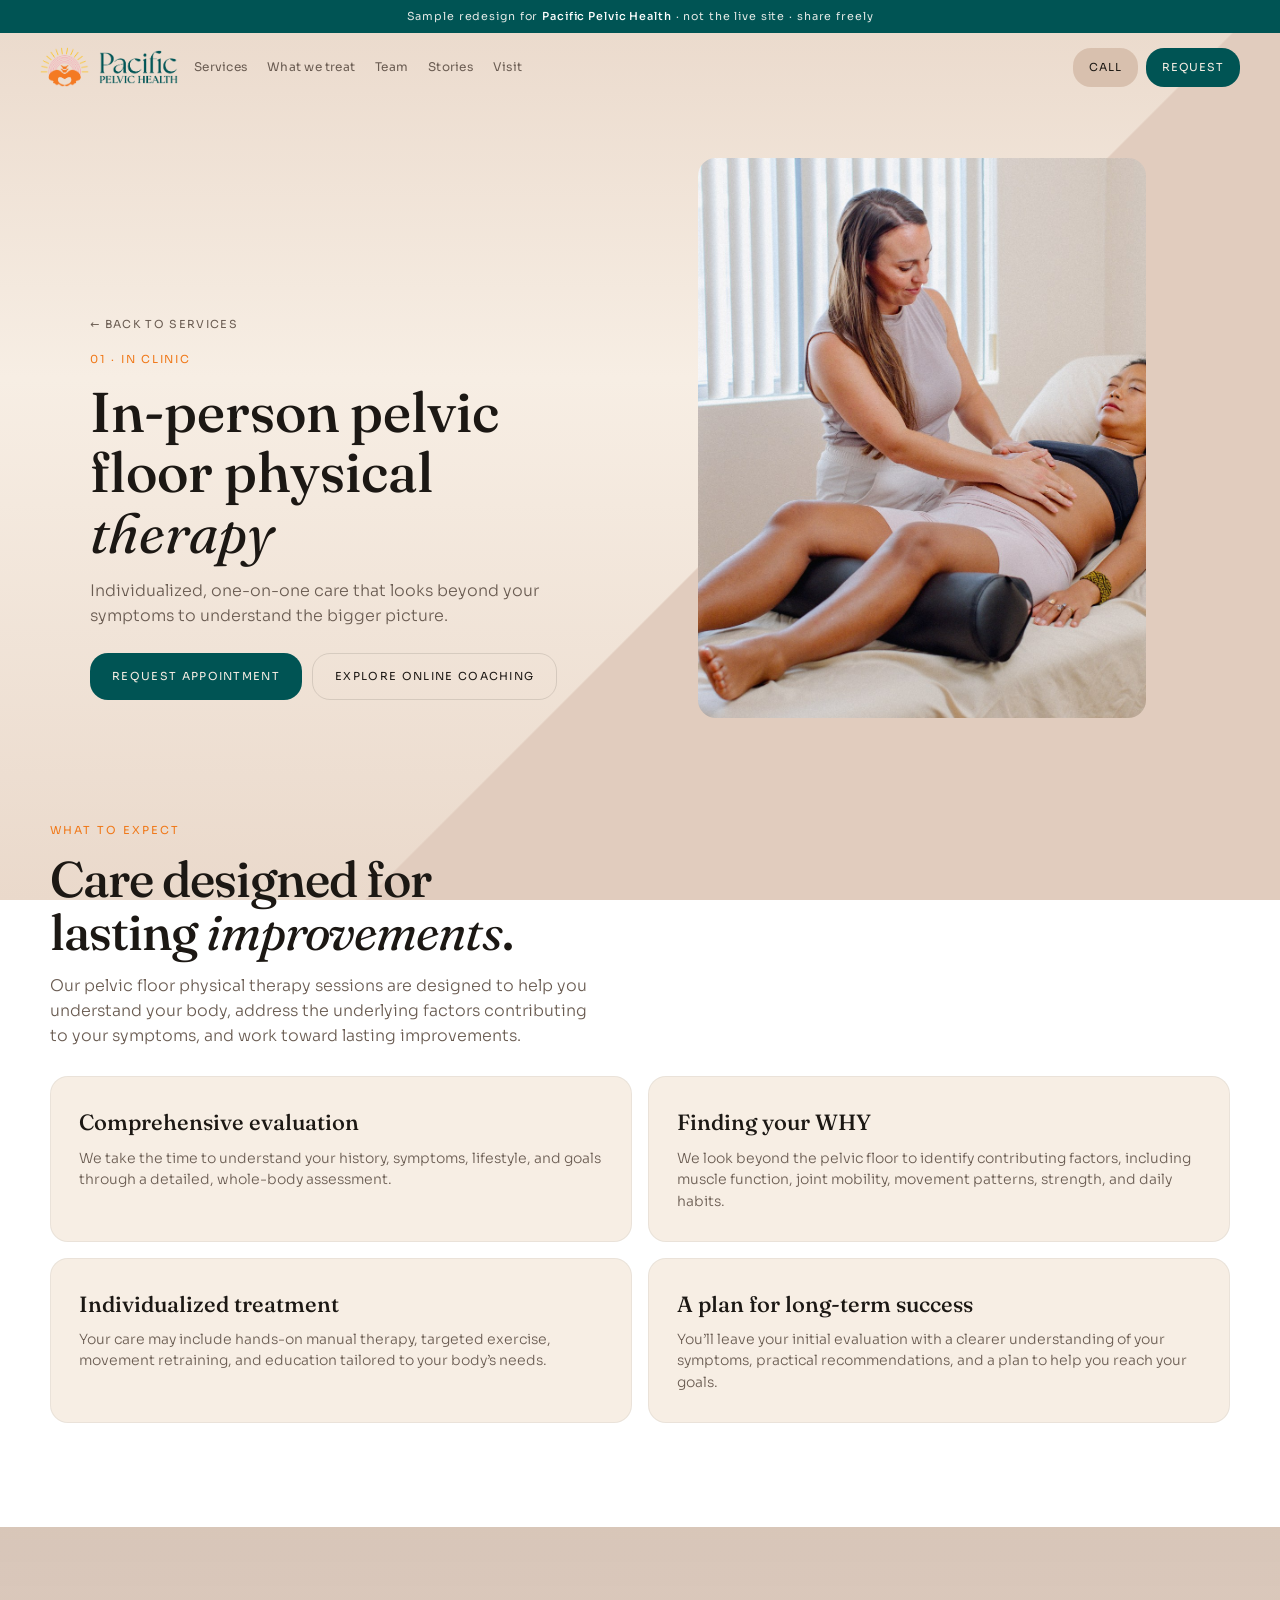
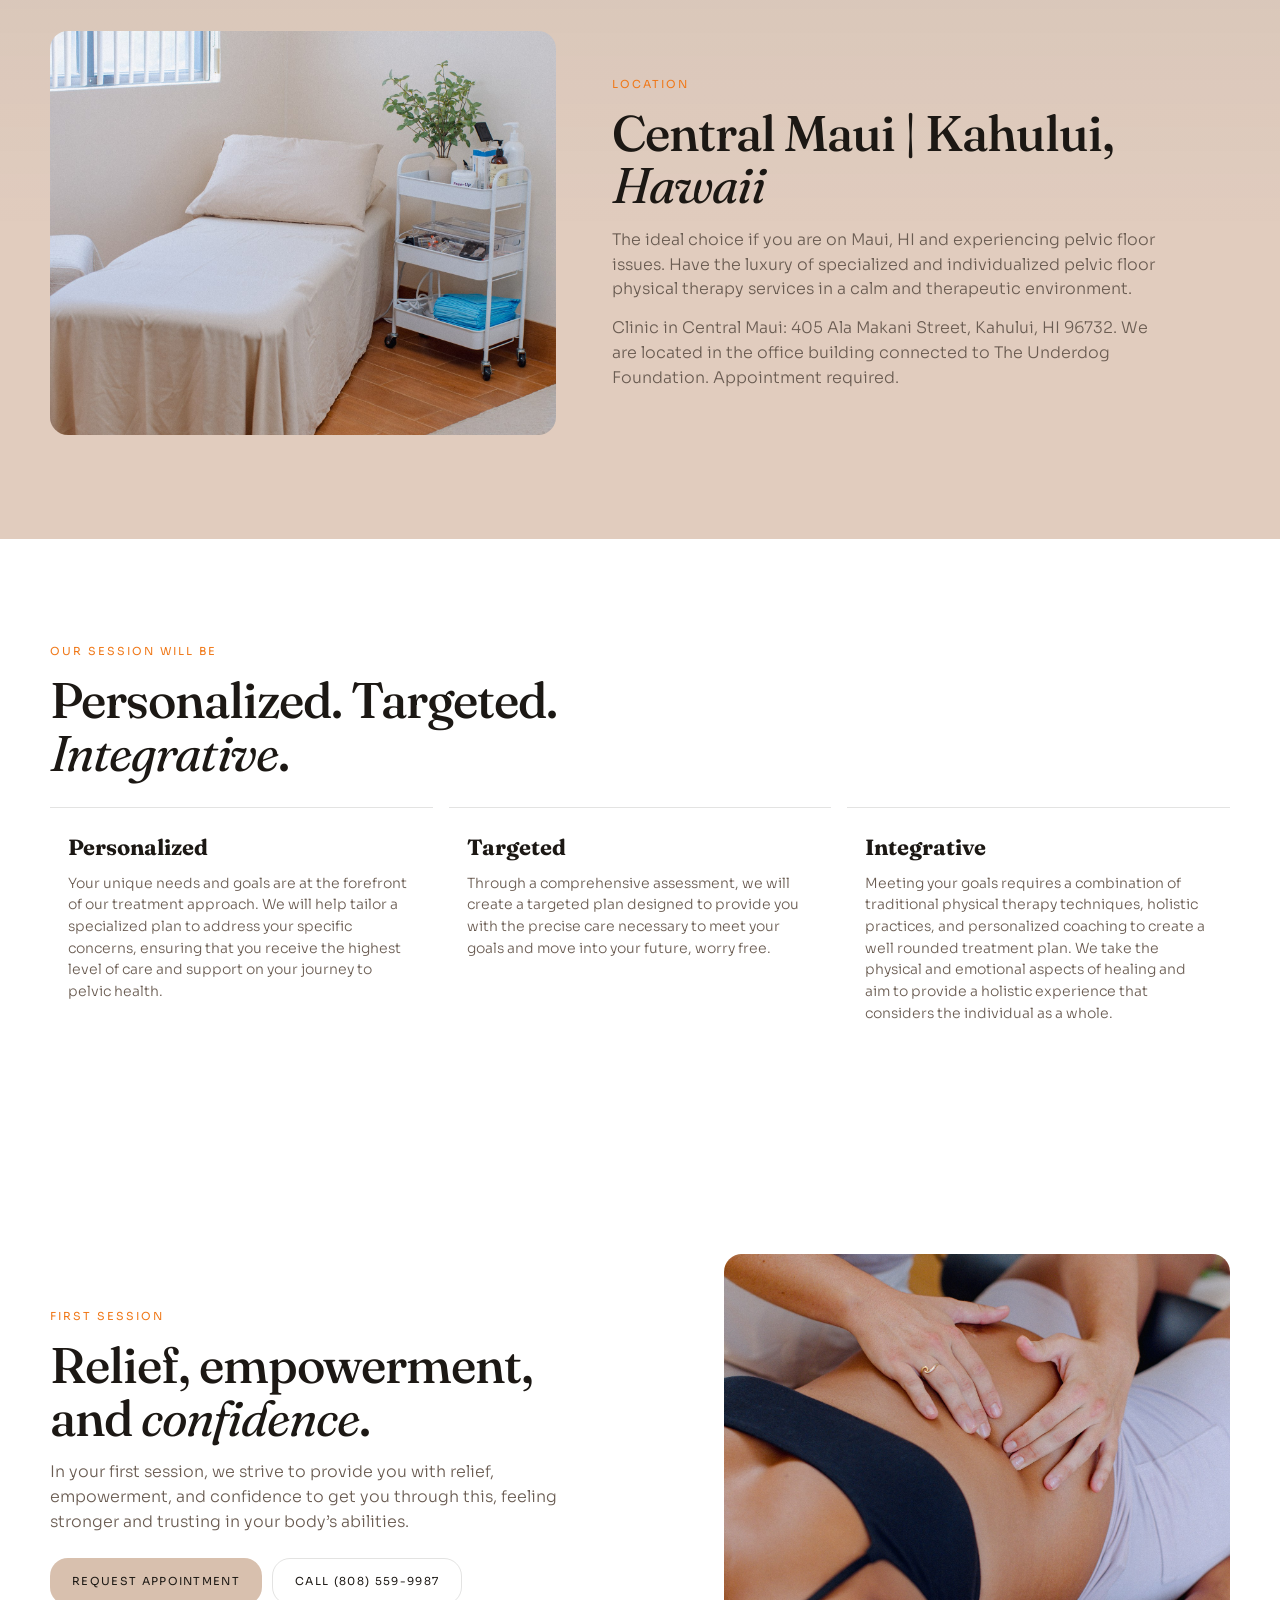
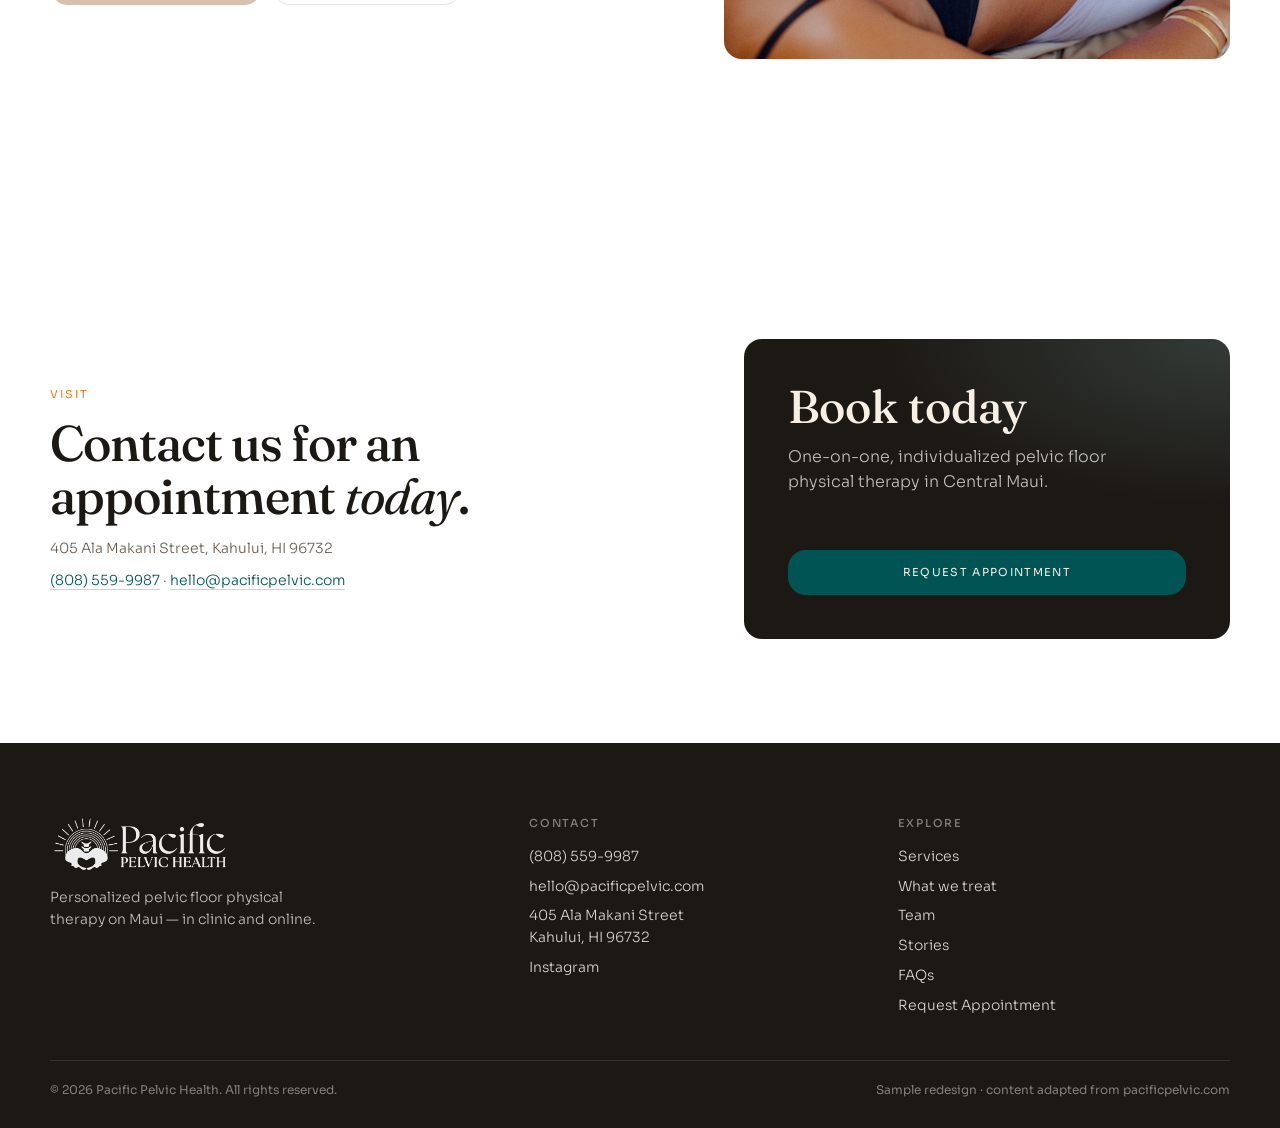
<file: care-clinic.html>
<!DOCTYPE html>
<html lang="en">
<head>
  <meta charset="UTF-8" />
  <meta name="viewport" content="width=device-width, initial-scale=1" />
  <title>In-Clinic Pelvic Floor Therapy — Pacific Pelvic Health Sample</title>
  <meta name="description" content="Individualized, one-on-one pelvic floor physical therapy in Central Maui. Sample redesign for Pacific Pelvic Health." />
  <link rel="preconnect" href="https://fonts.googleapis.com" />
  <link rel="preconnect" href="https://fonts.gstatic.com" crossorigin />
  <link href="https://fonts.googleapis.com/css2?family=Fraunces:ital,opsz,wght@0,9..144,400;0,9..144,500;0,9..144,600;1,9..144,400;1,9..144,500&family=Sora:wght@300;400;500;600&display=swap" rel="stylesheet" />
  <link rel="stylesheet" href="styles.css" />
</head>
<body>
  <div class="sample-banner">Sample redesign for <strong>Pacific Pelvic Health</strong> · not the live site · share freely</div>

  <div class="nav-drawer-backdrop" id="navBackdrop" hidden></div>
  <header class="nav" id="nav">
    <a class="nav-brand" href="index.html" aria-label="Pacific Pelvic Health — home">
      <img class="nav-brand-mark" src="assets/pph-mark.png" alt="" width="48" height="39" decoding="async" />
      <img class="nav-brand-word" src="assets/pph-wordmark.png" alt="Pacific Pelvic Health" width="92" height="40" decoding="async" />
    </a>
    <nav class="nav-links" aria-label="Primary">
      <a href="index.html#care">Services</a>
      <a href="index.html#treat">What we treat</a>
      <a href="index.html#team">Team</a>
      <a href="index.html#voices">Stories</a>
      <a href="index.html#visit">Visit</a>
    </nav>
    <div class="nav-actions">
      <a class="nav-pill" href="tel:+18085599987">Call</a>
      <a class="nav-pill is-dark" href="request.html">Request</a>
      <button type="button" class="nav-menu-btn" id="navMenuBtn" aria-expanded="false" aria-controls="navDrawer">Menu</button>
    </div>
    <div class="nav-drawer" id="navDrawer" hidden>
      <a href="index.html#care">Services</a>
      <a href="index.html#treat">What we treat</a>
      <a href="index.html#team">Team</a>
      <a href="index.html#voices">Stories</a>
      <a href="index.html#visit">Visit</a>
      <a href="index.html#faqs">FAQs</a>
      <a href="request.html">Request Appointment</a>
    </div>
  </header>

  <main>
    <section class="page-hero">
      <div class="page-hero-copy">
        <a class="back-link" href="index.html#care">← Back to services</a>
        <p class="page-kicker">01 · In clinic</p>
        <h1 class="page-title">In-person pelvic floor physical <em>therapy</em></h1>
        <p class="page-lead">Individualized, one-on-one care that looks beyond your symptoms to understand the bigger picture.</p>
        <div class="page-actions">
          <a class="btn btn-sea" href="request.html">Request Appointment</a>
          <a class="btn btn-ghost" href="care-online.html">Explore online coaching</a>
        </div>
      </div>
      <div class="page-hero-media">
        <img src="assets/place/8G6A5986.jpg" alt="In-clinic pelvic floor physical therapy session" fetchpriority="high" decoding="async" />
      </div>
    </section>

    <section class="section">
      <div class="section-inner">
        <p class="section-label">What to expect</p>
        <h2 class="section-title">Care designed for lasting <em>improvements</em>.</h2>
        <p class="section-copy">Our pelvic floor physical therapy sessions are designed to help you understand your body, address the underlying factors contributing to your symptoms, and work toward lasting improvements.</p>
        <div class="feature-grid">
          <article class="feature">
            <h3>Comprehensive evaluation</h3>
            <p>We take the time to understand your history, symptoms, lifestyle, and goals through a detailed, whole-body assessment.</p>
          </article>
          <article class="feature">
            <h3>Finding your WHY</h3>
            <p>We look beyond the pelvic floor to identify contributing factors, including muscle function, joint mobility, movement patterns, strength, and daily habits.</p>
          </article>
          <article class="feature">
            <h3>Individualized treatment</h3>
            <p>Your care may include hands-on manual therapy, targeted exercise, movement retraining, and education tailored to your body’s needs.</p>
          </article>
          <article class="feature">
            <h3>A plan for long-term success</h3>
            <p>You’ll leave your initial evaluation with a clearer understanding of your symptoms, practical recommendations, and a plan to help you reach your goals.</p>
          </article>
        </div>
      </div>
    </section>

    <section class="section paths">
      <div class="section-inner split">
        <div class="split-media">
          <img src="assets/place/8G6A5615.jpg" alt="Calm treatment room at Pacific Pelvic Health" loading="lazy" decoding="async" />
        </div>
        <div>
          <p class="section-label">Location</p>
          <h2 class="section-title">Central Maui | Kahului, <em>Hawaii</em></h2>
          <p class="section-copy">The ideal choice if you are on Maui, HI and experiencing pelvic floor issues. Have the luxury of specialized and individualized pelvic floor physical therapy services in a calm and therapeutic environment.</p>
          <p class="section-copy" style="margin-top:14px;">Clinic in Central Maui: 405 Ala Makani Street, Kahului, HI 96732. We are located in the office building connected to The Underdog Foundation. Appointment required.</p>
        </div>
      </div>
    </section>

    <section class="section">
      <div class="section-inner">
        <p class="section-label">Our session will be</p>
        <h2 class="section-title">Personalized. Targeted. <em>Integrative</em>.</h2>
        <div class="pillars">
          <article class="pillar">
            <h3>Personalized</h3>
            <p>Your unique needs and goals are at the forefront of our treatment approach. We will help tailor a specialized plan to address your specific concerns, ensuring that you receive the highest level of care and support on your journey to pelvic health.</p>
          </article>
          <article class="pillar">
            <h3>Targeted</h3>
            <p>Through a comprehensive assessment, we will create a targeted plan designed to provide you with the precise care necessary to meet your goals and move into your future, worry free.</p>
          </article>
          <article class="pillar">
            <h3>Integrative</h3>
            <p>Meeting your goals requires a combination of traditional physical therapy techniques, holistic practices, and personalized coaching to create a well rounded treatment plan. We take the physical and emotional aspects of healing and aim to provide a holistic experience that considers the individual as a whole.</p>
          </article>
        </div>
      </div>
    </section>

    <section class="section">
      <div class="section-inner split is-flip">
        <div>
          <p class="section-label">First session</p>
          <h2 class="section-title">Relief, empowerment, and <em>confidence</em>.</h2>
          <p class="section-copy">In your first session, we strive to provide you with relief, empowerment, and confidence to get you through this, feeling stronger and trusting in your body’s abilities.</p>
          <div class="page-actions">
            <a class="btn btn-primary" href="request.html">Request Appointment</a>
            <a class="btn btn-ghost" href="tel:+18085599987">Call (808) 559-9987</a>
          </div>
        </div>
        <div class="split-media">
          <img src="assets/place/8G6A6003.jpg" alt="Hands-on care during a pelvic floor session" loading="lazy" decoding="async" />
        </div>
      </div>
    </section>

    <section class="section">
      <div class="section-inner cta">
        <div>
          <p class="section-label">Visit</p>
          <h2 class="section-title">Contact us for an appointment <em>today</em>.</h2>
          <div class="cta-meta">
            <div>405 Ala Makani Street, Kahului, HI 96732</div>
            <div><a href="tel:+18085599987">(808) 559-9987</a> · <a href="mailto:hello@pacificpelvic.com">hello@pacificpelvic.com</a></div>
          </div>
        </div>
        <div class="cta-panel">
          <div>
            <h2>Book today</h2>
            <p>One-on-one, individualized pelvic floor physical therapy in Central Maui.</p>
          </div>
          <a class="btn btn-sea" href="request.html">Request Appointment</a>
        </div>
      </div>
    </section>
  </main>

  <footer class="site-footer">
    <div class="footer-grid">
      <div class="footer-brand">
        <img src="assets/pph-logo.png" alt="Pacific Pelvic Health" width="180" height="58" decoding="async" />
        <p>Personalized pelvic floor physical therapy on Maui — in clinic and online.</p>
      </div>
      <div class="footer-col">
        <h4>Contact</h4>
        <a href="tel:+18085599987">(808) 559-9987</a>
        <a href="mailto:hello@pacificpelvic.com">hello@pacificpelvic.com</a>
        <p>405 Ala Makani Street<br />Kahului, HI 96732</p>
        <a href="https://instagram.com/pacificpelvichealth" target="_blank" rel="noopener">Instagram</a>
      </div>
      <div class="footer-col">
        <h4>Explore</h4>
        <a href="index.html#care">Services</a>
        <a href="index.html#treat">What we treat</a>
        <a href="index.html#team">Team</a>
        <a href="index.html#voices">Stories</a>
        <a href="index.html#faqs">FAQs</a>
        <a href="request.html">Request Appointment</a>
      </div>
    </div>
    <div class="footer-bottom">
      <span>© <span id="year"></span> Pacific Pelvic Health. All rights reserved.</span>
      <span>Sample redesign · content adapted from pacificpelvic.com</span>
    </div>
  </footer>

  <script src="site-nav.js"></script>
</body>
</html>
</file>
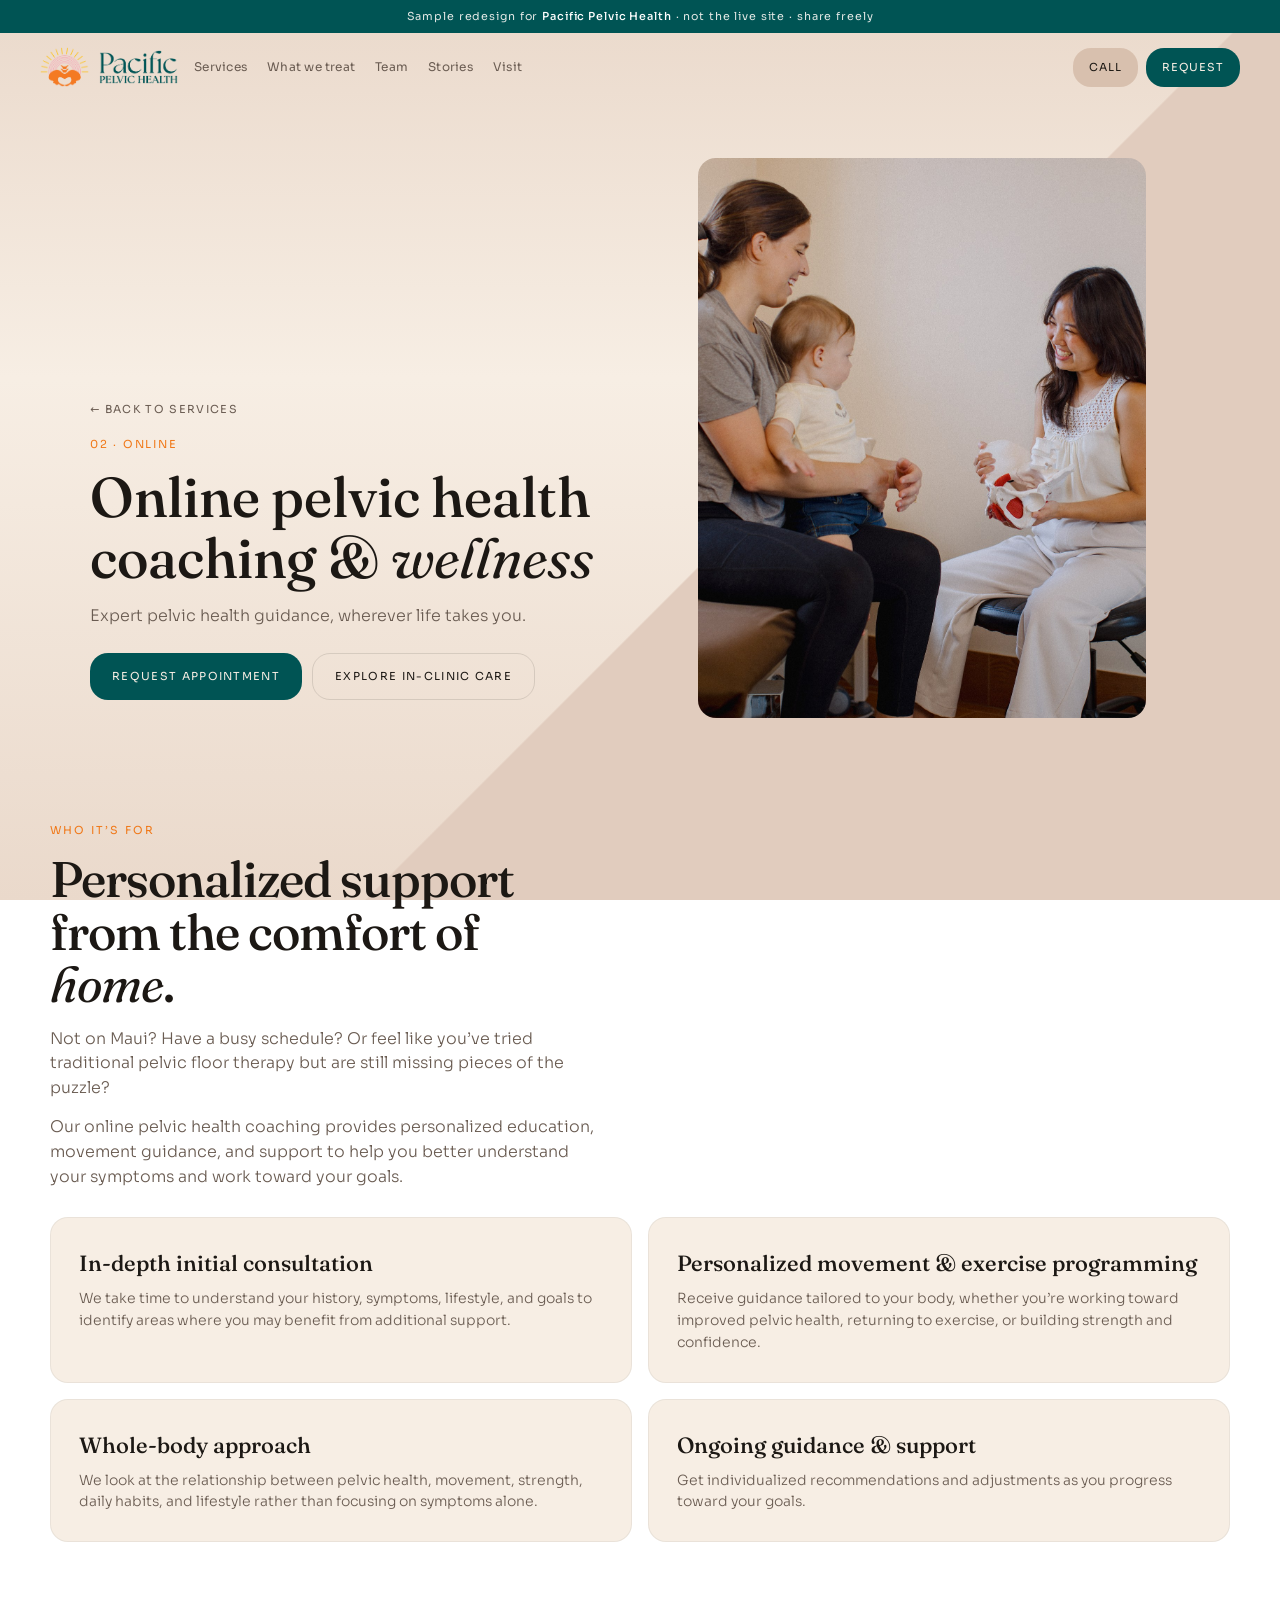
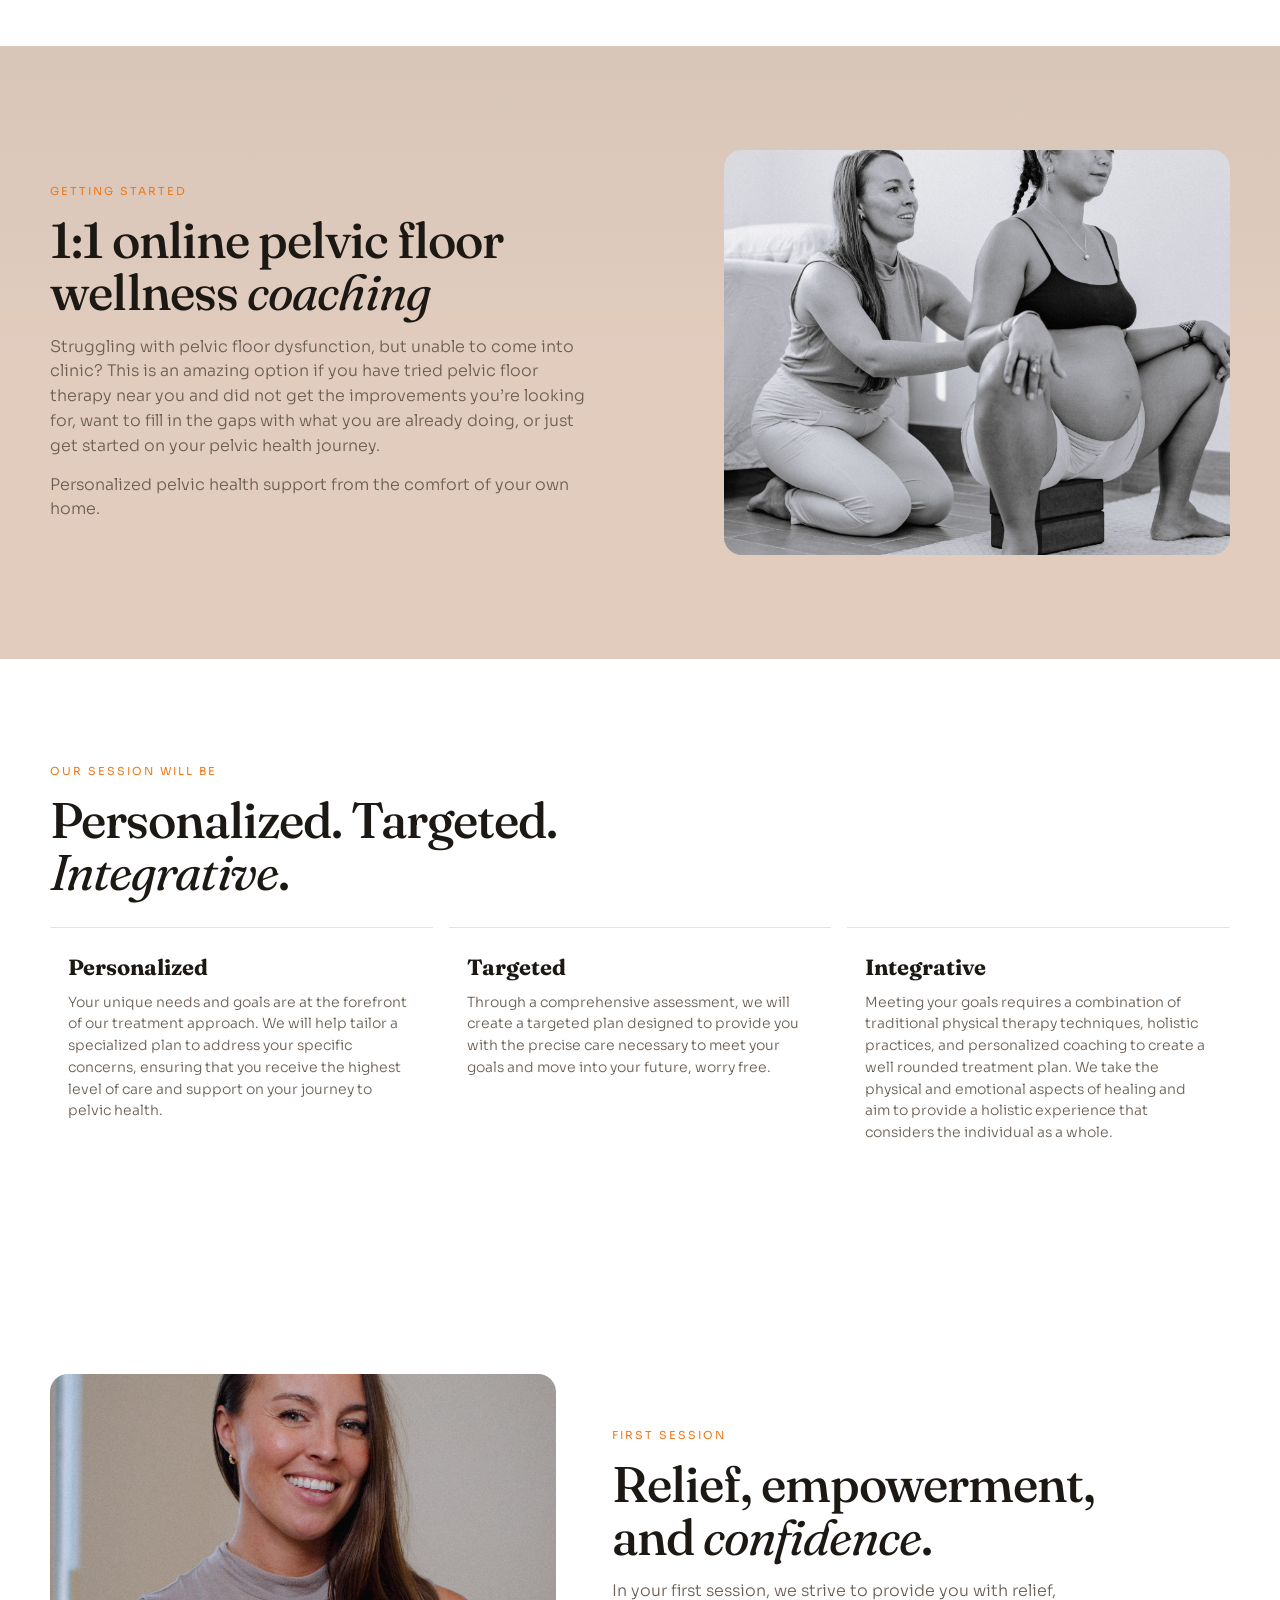
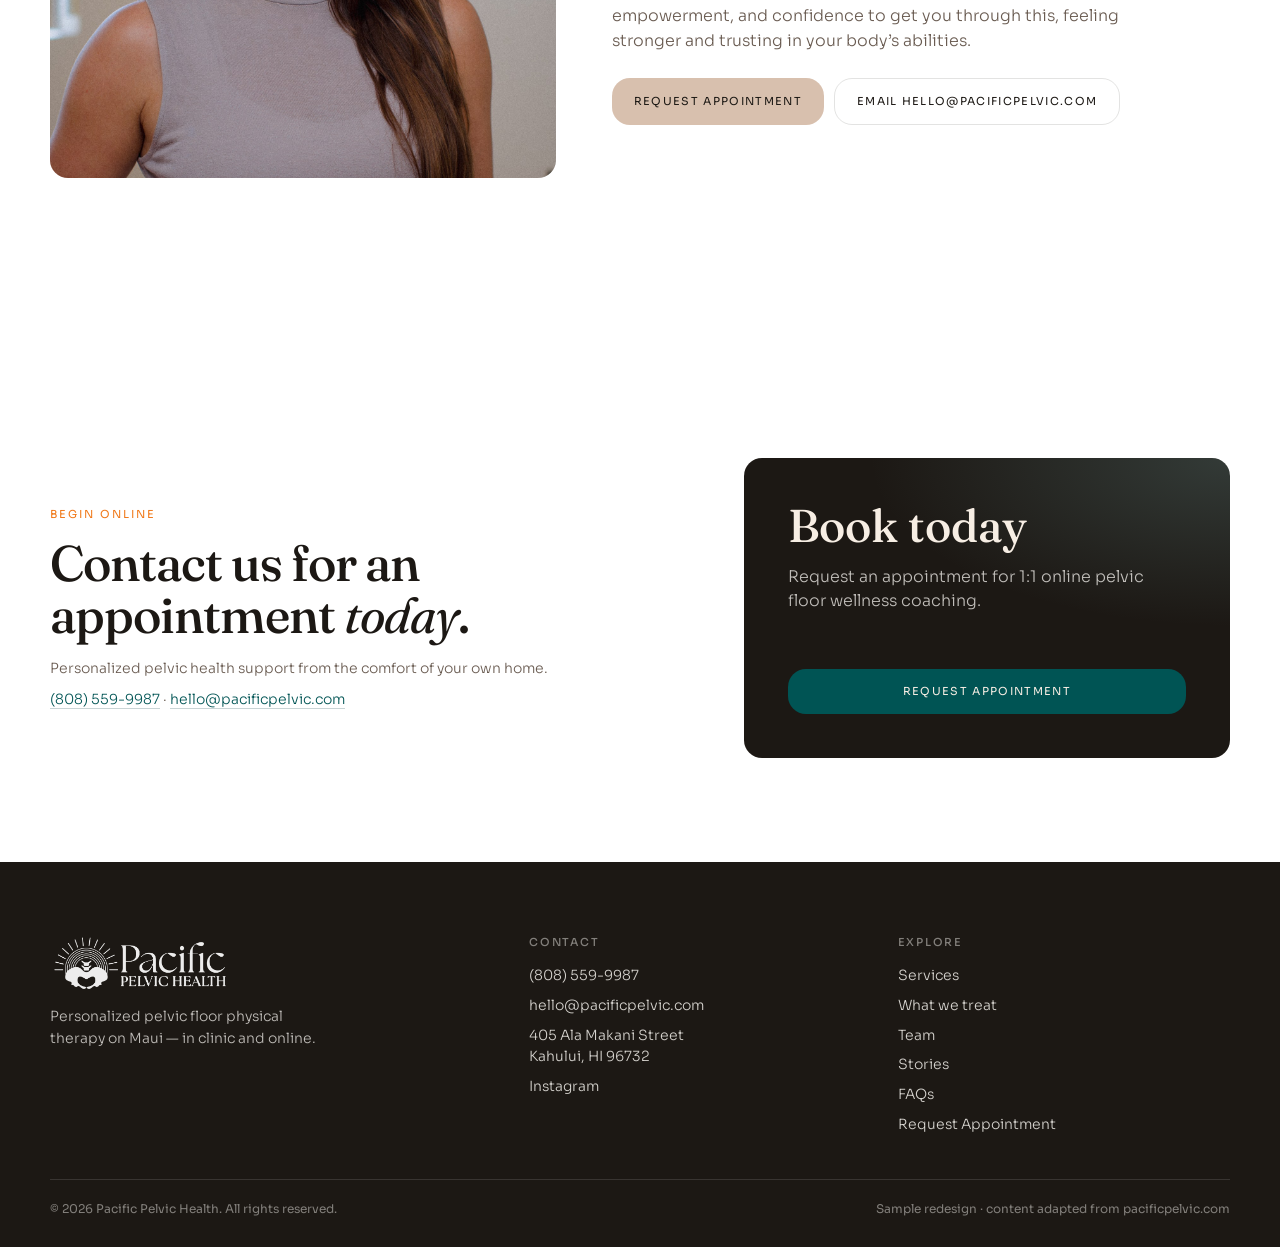
<file: care-online.html>
<!DOCTYPE html>
<html lang="en">
<head>
  <meta charset="UTF-8" />
  <meta name="viewport" content="width=device-width, initial-scale=1" />
  <title>Online Pelvic Health Coaching — Pacific Pelvic Health Sample</title>
  <meta name="description" content="1:1 online pelvic floor wellness coaching — personalized guidance wherever you are. Sample redesign for Pacific Pelvic Health." />
  <link rel="preconnect" href="https://fonts.googleapis.com" />
  <link rel="preconnect" href="https://fonts.gstatic.com" crossorigin />
  <link href="https://fonts.googleapis.com/css2?family=Fraunces:ital,opsz,wght@0,9..144,400;0,9..144,500;0,9..144,600;1,9..144,400;1,9..144,500&family=Sora:wght@300;400;500;600&display=swap" rel="stylesheet" />
  <link rel="stylesheet" href="styles.css" />
</head>
<body>
  <div class="sample-banner">Sample redesign for <strong>Pacific Pelvic Health</strong> · not the live site · share freely</div>

  <div class="nav-drawer-backdrop" id="navBackdrop" hidden></div>
  <header class="nav" id="nav">
    <a class="nav-brand" href="index.html" aria-label="Pacific Pelvic Health — home">
      <img class="nav-brand-mark" src="assets/pph-mark.png" alt="" width="48" height="39" decoding="async" />
      <img class="nav-brand-word" src="assets/pph-wordmark.png" alt="Pacific Pelvic Health" width="92" height="40" decoding="async" />
    </a>
    <nav class="nav-links" aria-label="Primary">
      <a href="index.html#care">Services</a>
      <a href="index.html#treat">What we treat</a>
      <a href="index.html#team">Team</a>
      <a href="index.html#voices">Stories</a>
      <a href="index.html#visit">Visit</a>
    </nav>
    <div class="nav-actions">
      <a class="nav-pill" href="tel:+18085599987">Call</a>
      <a class="nav-pill is-dark" href="request.html">Request</a>
      <button type="button" class="nav-menu-btn" id="navMenuBtn" aria-expanded="false" aria-controls="navDrawer">Menu</button>
    </div>
    <div class="nav-drawer" id="navDrawer" hidden>
      <a href="index.html#care">Services</a>
      <a href="index.html#treat">What we treat</a>
      <a href="index.html#team">Team</a>
      <a href="index.html#voices">Stories</a>
      <a href="index.html#visit">Visit</a>
      <a href="index.html#faqs">FAQs</a>
      <a href="request.html">Request Appointment</a>
    </div>
  </header>

  <main>
    <section class="page-hero">
      <div class="page-hero-copy">
        <a class="back-link" href="index.html#care">← Back to services</a>
        <p class="page-kicker">02 · Online</p>
        <h1 class="page-title">Online pelvic health coaching &amp; <em>wellness</em></h1>
        <p class="page-lead">Expert pelvic health guidance, wherever life takes you.</p>
        <div class="page-actions">
          <a class="btn btn-sea" href="request.html">Request Appointment</a>
          <a class="btn btn-ghost" href="care-clinic.html">Explore in-clinic care</a>
        </div>
      </div>
      <div class="page-hero-media">
        <img src="assets/place/8G6A4991.jpg" alt="Patient education and coaching at Pacific Pelvic Health" fetchpriority="high" decoding="async" />
      </div>
    </section>

    <section class="section">
      <div class="section-inner">
        <p class="section-label">Who it’s for</p>
        <h2 class="section-title">Personalized support from the comfort of <em>home</em>.</h2>
        <p class="section-copy">Not on Maui? Have a busy schedule? Or feel like you’ve tried traditional pelvic floor therapy but are still missing pieces of the puzzle?</p>
        <p class="section-copy" style="margin-top:14px;">Our online pelvic health coaching provides personalized education, movement guidance, and support to help you better understand your symptoms and work toward your goals.</p>
        <div class="feature-grid">
          <article class="feature">
            <h3>In-depth initial consultation</h3>
            <p>We take time to understand your history, symptoms, lifestyle, and goals to identify areas where you may benefit from additional support.</p>
          </article>
          <article class="feature">
            <h3>Personalized movement &amp; exercise programming</h3>
            <p>Receive guidance tailored to your body, whether you’re working toward improved pelvic health, returning to exercise, or building strength and confidence.</p>
          </article>
          <article class="feature">
            <h3>Whole-body approach</h3>
            <p>We look at the relationship between pelvic health, movement, strength, daily habits, and lifestyle rather than focusing on symptoms alone.</p>
          </article>
          <article class="feature">
            <h3>Ongoing guidance &amp; support</h3>
            <p>Get individualized recommendations and adjustments as you progress toward your goals.</p>
          </article>
        </div>
      </div>
    </section>

    <section class="section paths">
      <div class="section-inner split is-flip">
        <div>
          <p class="section-label">Getting started</p>
          <h2 class="section-title">1:1 online pelvic floor wellness <em>coaching</em></h2>
          <p class="section-copy">Struggling with pelvic floor dysfunction, but unable to come into clinic? This is an amazing option if you have tried pelvic floor therapy near you and did not get the improvements you’re looking for, want to fill in the gaps with what you are already doing, or just get started on your pelvic health journey.</p>
          <p class="section-copy" style="margin-top:14px;">Personalized pelvic health support from the comfort of your own home.</p>
        </div>
        <div class="split-media">
          <img src="assets/place/8G6A6105.jpg" alt="Supportive coaching conversation" loading="lazy" decoding="async" />
        </div>
      </div>
    </section>

    <section class="section">
      <div class="section-inner">
        <p class="section-label">Our session will be</p>
        <h2 class="section-title">Personalized. Targeted. <em>Integrative</em>.</h2>
        <div class="pillars">
          <article class="pillar">
            <h3>Personalized</h3>
            <p>Your unique needs and goals are at the forefront of our treatment approach. We will help tailor a specialized plan to address your specific concerns, ensuring that you receive the highest level of care and support on your journey to pelvic health.</p>
          </article>
          <article class="pillar">
            <h3>Targeted</h3>
            <p>Through a comprehensive assessment, we will create a targeted plan designed to provide you with the precise care necessary to meet your goals and move into your future, worry free.</p>
          </article>
          <article class="pillar">
            <h3>Integrative</h3>
            <p>Meeting your goals requires a combination of traditional physical therapy techniques, holistic practices, and personalized coaching to create a well rounded treatment plan. We take the physical and emotional aspects of healing and aim to provide a holistic experience that considers the individual as a whole.</p>
          </article>
        </div>
      </div>
    </section>

    <section class="section">
      <div class="section-inner split">
        <div class="split-media">
          <img src="assets/team/8G6A6624.jpg" alt="Dr. Anya Vierra" loading="lazy" decoding="async" />
        </div>
        <div>
          <p class="section-label">First session</p>
          <h2 class="section-title">Relief, empowerment, and <em>confidence</em>.</h2>
          <p class="section-copy">In your first session, we strive to provide you with relief, empowerment, and confidence to get you through this, feeling stronger and trusting in your body’s abilities.</p>
          <div class="page-actions">
            <a class="btn btn-primary" href="request.html">Request Appointment</a>
            <a class="btn btn-ghost" href="mailto:hello@pacificpelvic.com">Email hello@pacificpelvic.com</a>
          </div>
        </div>
      </div>
    </section>

    <section class="section">
      <div class="section-inner cta">
        <div>
          <p class="section-label">Begin online</p>
          <h2 class="section-title">Contact us for an appointment <em>today</em>.</h2>
          <div class="cta-meta">
            <div>Personalized pelvic health support from the comfort of your own home.</div>
            <div><a href="tel:+18085599987">(808) 559-9987</a> · <a href="mailto:hello@pacificpelvic.com">hello@pacificpelvic.com</a></div>
          </div>
        </div>
        <div class="cta-panel">
          <div>
            <h2>Book today</h2>
            <p>Request an appointment for 1:1 online pelvic floor wellness coaching.</p>
          </div>
          <a class="btn btn-sea" href="request.html">Request Appointment</a>
        </div>
      </div>
    </section>
  </main>

  <footer class="site-footer">
    <div class="footer-grid">
      <div class="footer-brand">
        <img src="assets/pph-logo.png" alt="Pacific Pelvic Health" width="180" height="58" decoding="async" />
        <p>Personalized pelvic floor physical therapy on Maui — in clinic and online.</p>
      </div>
      <div class="footer-col">
        <h4>Contact</h4>
        <a href="tel:+18085599987">(808) 559-9987</a>
        <a href="mailto:hello@pacificpelvic.com">hello@pacificpelvic.com</a>
        <p>405 Ala Makani Street<br />Kahului, HI 96732</p>
        <a href="https://instagram.com/pacificpelvichealth" target="_blank" rel="noopener">Instagram</a>
      </div>
      <div class="footer-col">
        <h4>Explore</h4>
        <a href="index.html#care">Services</a>
        <a href="index.html#treat">What we treat</a>
        <a href="index.html#team">Team</a>
        <a href="index.html#voices">Stories</a>
        <a href="index.html#faqs">FAQs</a>
        <a href="request.html">Request Appointment</a>
      </div>
    </div>
    <div class="footer-bottom">
      <span>© <span id="year"></span> Pacific Pelvic Health. All rights reserved.</span>
      <span>Sample redesign · content adapted from pacificpelvic.com</span>
    </div>
  </footer>

  <script src="site-nav.js"></script>
</body>
</html>
</file>
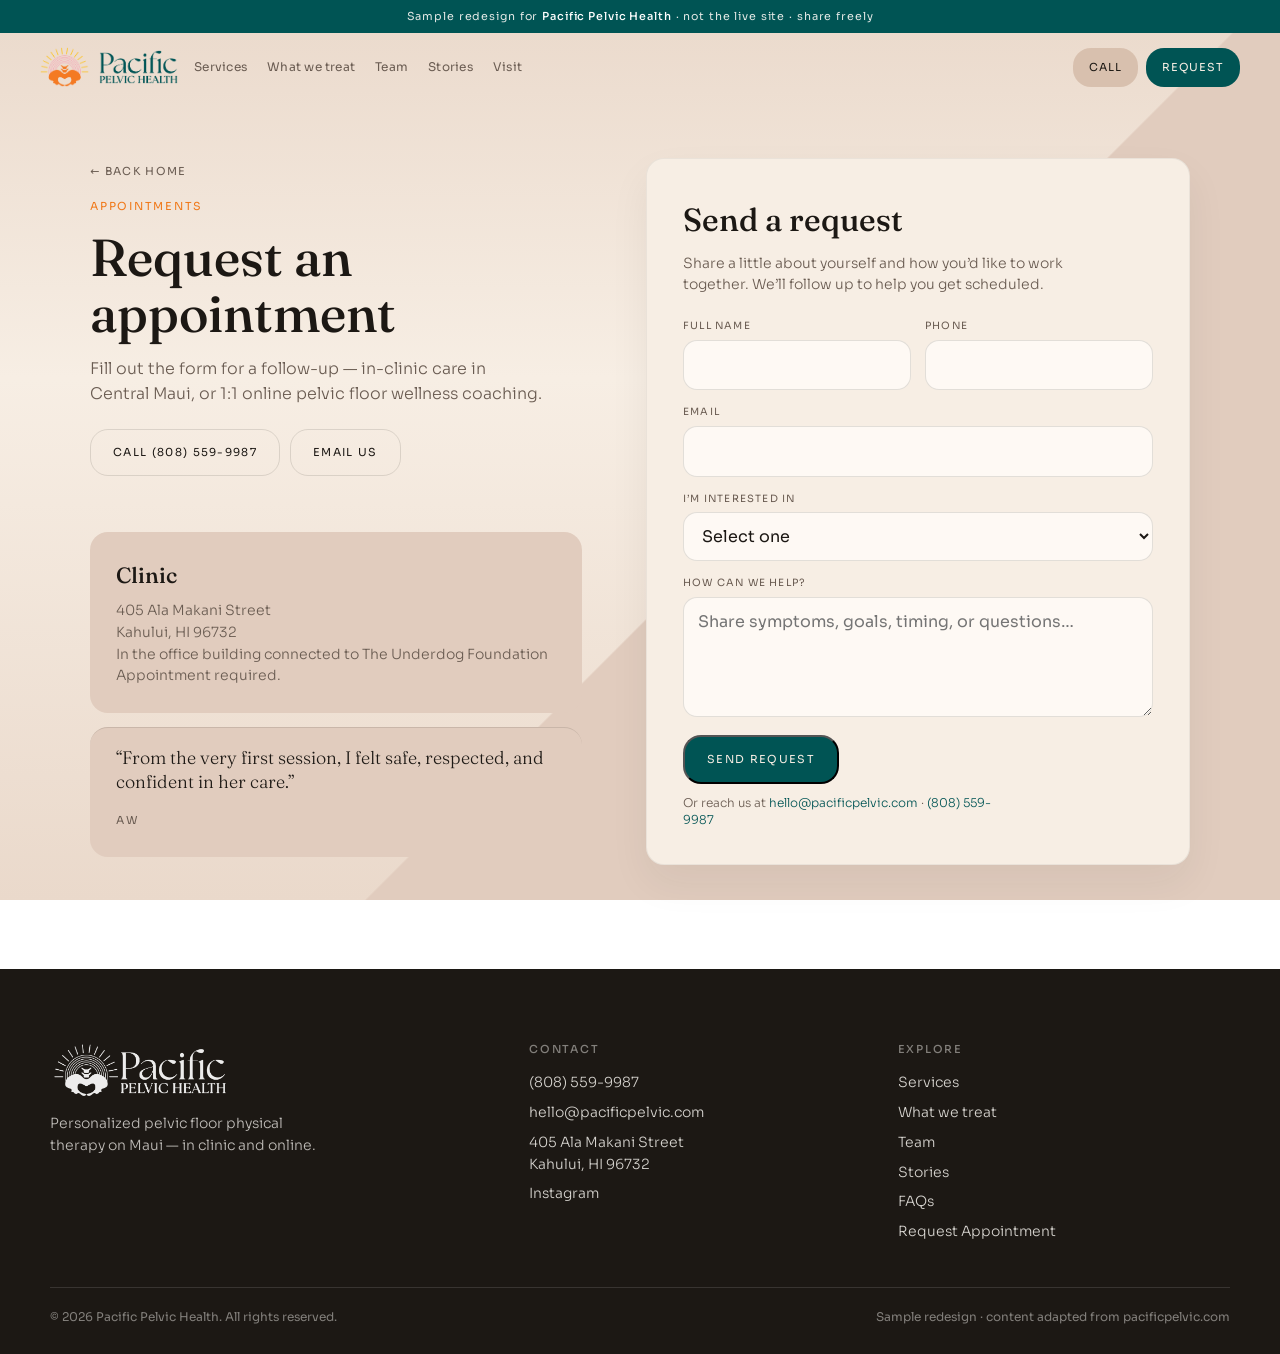
<file: request.html>
<!DOCTYPE html>
<html lang="en">
<head>
  <meta charset="UTF-8" />
  <meta name="viewport" content="width=device-width, initial-scale=1" />
  <title>Request Appointment — Pacific Pelvic Health Sample</title>
  <meta name="description" content="Contact Pacific Pelvic Health for an appointment today — in-clinic pelvic floor physical therapy or 1:1 online coaching." />
  <link rel="preconnect" href="https://fonts.googleapis.com" />
  <link rel="preconnect" href="https://fonts.gstatic.com" crossorigin />
  <link href="https://fonts.googleapis.com/css2?family=Fraunces:ital,opsz,wght@0,9..144,400;0,9..144,500;0,9..144,600;1,9..144,400;1,9..144,500&family=Sora:wght@300;400;500;600&display=swap" rel="stylesheet" />
  <link rel="stylesheet" href="styles.css" />
</head>
<body>
  <div class="sample-banner">Sample redesign for <strong>Pacific Pelvic Health</strong> · not the live site · share freely</div>

  <div class="nav-drawer-backdrop" id="navBackdrop" hidden></div>
  <header class="nav" id="nav">
    <a class="nav-brand" href="index.html" aria-label="Pacific Pelvic Health — home">
      <img class="nav-brand-mark" src="assets/pph-mark.png" alt="" width="48" height="39" decoding="async" />
      <img class="nav-brand-word" src="assets/pph-wordmark.png" alt="Pacific Pelvic Health" width="92" height="40" decoding="async" />
    </a>
    <nav class="nav-links" aria-label="Primary">
      <a href="index.html#care">Services</a>
      <a href="index.html#treat">What we treat</a>
      <a href="index.html#team">Team</a>
      <a href="index.html#voices">Stories</a>
      <a href="index.html#visit">Visit</a>
    </nav>
    <div class="nav-actions">
      <a class="nav-pill" href="tel:+18085599987">Call</a>
      <a class="nav-pill is-dark" href="request.html">Request</a>
      <button type="button" class="nav-menu-btn" id="navMenuBtn" aria-expanded="false" aria-controls="navDrawer">Menu</button>
    </div>
    <div class="nav-drawer" id="navDrawer" hidden>
      <a href="index.html#care">Services</a>
      <a href="index.html#treat">What we treat</a>
      <a href="index.html#team">Team</a>
      <a href="index.html#voices">Stories</a>
      <a href="index.html#visit">Visit</a>
      <a href="index.html#faqs">FAQs</a>
      <a href="request.html">Request Appointment</a>
    </div>
  </header>

  <main>
    <div class="request-layout">
      <div class="request-intro">
        <a class="back-link" href="index.html">← Back home</a>
        <p class="page-kicker">Appointments</p>
        <h1 class="page-title">Request an appointment</h1>
        <p class="page-lead">Fill out the form for a follow-up — in-clinic care in Central Maui, or 1:1 online pelvic floor wellness coaching.</p>
        <div class="request-quick">
          <a class="btn btn-ghost" href="tel:+18085599987">Call (808) 559-9987</a>
          <a class="btn btn-ghost" href="mailto:hello@pacificpelvic.com">Email us</a>
        </div>
      </div>

      <div class="request-panel">
        <h2>Send a request</h2>
        <p>Share a little about yourself and how you’d like to work together. We’ll follow up to help you get scheduled.</p>
        <div class="request-success" id="requestSuccess" role="status">Thank you — this sample form is ready for booking. On the live site, your request would be sent to Pacific Pelvic Health for follow-up.</div>
        <form id="requestForm" novalidate>
          <div class="form-grid">
            <div class="form-field">
              <label for="name">Full name</label>
              <input id="name" name="name" type="text" autocomplete="name" required />
            </div>
            <div class="form-field">
              <label for="phone">Phone</label>
              <input id="phone" name="phone" type="tel" autocomplete="tel" required />
            </div>
            <div class="form-field is-full">
              <label for="email">Email</label>
              <input id="email" name="email" type="email" autocomplete="email" required />
            </div>
            <div class="form-field is-full">
              <label for="path">I’m interested in</label>
              <select id="path" name="path" required>
                <option value="">Select one</option>
                <option value="clinic">In-clinic pelvic floor physical therapy</option>
                <option value="online">1:1 online pelvic floor wellness coaching</option>
                <option value="either">Not sure yet — help me choose</option>
              </select>
            </div>
            <div class="form-field is-full">
              <label for="message">How can we help?</label>
              <textarea id="message" name="message" placeholder="Share symptoms, goals, timing, or questions…"></textarea>
            </div>
          </div>
          <div class="form-actions">
            <button type="submit" class="btn btn-sea">Send request</button>
            <span class="form-note">Or reach us at <a href="mailto:hello@pacificpelvic.com">hello@pacificpelvic.com</a> · <a href="tel:+18085599987">(808) 559-9987</a></span>
          </div>
        </form>
      </div>

      <aside class="request-aside">
        <div class="request-card">
          <h3>Clinic</h3>
          <p>405 Ala Makani Street<br />Kahului, HI 96732<br />In the office building connected to The Underdog Foundation<br />Appointment required.</p>
        </div>
        <div class="request-card request-quote">
          <p>“From the very first session, I felt safe, respected, and confident in her care.”</p>
          <cite>AW</cite>
        </div>
      </aside>
    </div>
  </main>

  <footer class="site-footer">
    <div class="footer-grid">
      <div class="footer-brand">
        <img src="assets/pph-logo.png" alt="Pacific Pelvic Health" width="180" height="58" decoding="async" />
        <p>Personalized pelvic floor physical therapy on Maui — in clinic and online.</p>
      </div>
      <div class="footer-col">
        <h4>Contact</h4>
        <a href="tel:+18085599987">(808) 559-9987</a>
        <a href="mailto:hello@pacificpelvic.com">hello@pacificpelvic.com</a>
        <p>405 Ala Makani Street<br />Kahului, HI 96732</p>
        <a href="https://instagram.com/pacificpelvichealth" target="_blank" rel="noopener">Instagram</a>
      </div>
      <div class="footer-col">
        <h4>Explore</h4>
        <a href="index.html#care">Services</a>
        <a href="index.html#treat">What we treat</a>
        <a href="index.html#team">Team</a>
        <a href="index.html#voices">Stories</a>
        <a href="index.html#faqs">FAQs</a>
        <a href="request.html">Request Appointment</a>
      </div>
    </div>
    <div class="footer-bottom">
      <span>© <span id="year"></span> Pacific Pelvic Health. All rights reserved.</span>
      <span>Sample redesign · content adapted from pacificpelvic.com</span>
    </div>
  </footer>

  <script src="site-nav.js"></script>
  <script>
    (function () {
      const form = document.getElementById('requestForm');
      const success = document.getElementById('requestSuccess');
      if (!form || !success) return;
      form.addEventListener('submit', (e) => {
        e.preventDefault();
        if (!form.checkValidity()) {
          form.reportValidity();
          return;
        }
        success.classList.add('is-visible');
        form.reset();
        success.scrollIntoView({ behavior: 'smooth', block: 'nearest' });
      });
    })();
  </script>
</body>
</html>
</file>
<file: styles.css>
:root {
      --ink: #1c1814;
      --ink-soft: #6a5c52;
      --cream: #ead9cb;
      --cream-deep: #e1ccbe;
      --paper: #f7eee4;
      --sea: #005454;
      --sea-soft: #d8c0ae;
      --lagoon: #f07818;
      --blush: #f09ca8;
      --gold: #fcb40c;
      --line: rgba(28, 24, 20, 0.12);
      --font-display: "Fraunces", Georgia, serif;
      --font-sans: "Sora", system-ui, sans-serif;
      --ease: cubic-bezier(0.22, 1, 0.36, 1);
      --radius: 18px;
      --radius-sm: 14px;
      --radius-arch: 180px 180px 18px 18px;
      --nav-h: 72px;
    }
    * { box-sizing: border-box; margin: 0; padding: 0; }
    html { scroll-behavior: smooth; overflow-x: clip; }
    body {
      font-family: var(--font-sans);
      color: var(--ink);
      background:
        linear-gradient(135deg, transparent 58%, var(--cream-deep) 58.1%),
        linear-gradient(180deg, var(--cream) 0%, var(--paper) 42%, var(--cream) 100%);
      background-attachment: fixed;
      line-height: 1.55;
      -webkit-font-smoothing: antialiased;
      overflow-x: clip;
      width: 100%;
    }
    a { color: inherit; text-decoration: none; }
    img { display: block; max-width: 100%; }
    button { font: inherit; }

    .sample-banner {
      position: sticky; top: 0; z-index: 60;
      width: 100%;
      background: var(--sea);
      color: rgba(255,252,248,0.88);
      font-size: 11px; letter-spacing: 0.08em;
      text-align: center; padding: 8px 16px;
    }
    .sample-banner strong { color: #fff; font-weight: 500; }

    .nav {
      position: sticky; top: 33px; z-index: 50;
      width: 100%;
      display: flex; align-items: center; justify-content: space-between; gap: 16px;
      padding: 14px clamp(16px, 4vw, 40px);
      background: transparent;
      border-bottom: 1px solid transparent;
      transition: background 0.35s ease, border-color 0.35s ease, box-shadow 0.35s ease, backdrop-filter 0.35s ease;
    }
    .nav.is-solid {
      background: rgba(255, 252, 248, 0.94);
      backdrop-filter: blur(14px);
      border-bottom-color: rgba(28, 24, 20, 0.08);
      box-shadow: 0 10px 30px rgba(28, 24, 20, 0.04);
    }
    .nav-brand { display: flex; align-items: center; gap: 10px; line-height: 0; z-index: 1; }
    .nav-brand-mark { height: 40px; width: auto; }
    .nav-brand-word { height: 34px; width: auto; }
    .nav-links {
      display: flex; align-items: center; gap: 20px;
      font-size: 12px; color: var(--ink-soft); letter-spacing: 0.02em;
    }
    .nav-links a:hover { color: var(--ink); }
    .nav-actions { display: flex; gap: 8px; flex-shrink: 0; margin-left: auto; }
    .nav-pill {
      font-size: 11px; letter-spacing: 0.08em; text-transform: uppercase;
      padding: 11px 16px; background: var(--sea-soft); color: var(--ink);
      border-radius: var(--radius);
      transition: background 0.25s var(--ease), transform 0.25s var(--ease);
    }
    .nav-pill:hover { background: #cbb29e; transform: translateY(-1px); }
    .nav-pill.is-dark { background: var(--sea); color: var(--paper); }
    .nav-pill.is-dark:hover { background: #046868; }

    .btn {
      display: inline-flex; align-items: center; justify-content: center;
      font-size: 11px; letter-spacing: 0.12em; text-transform: uppercase;
      padding: 14px 22px;
      border-radius: var(--radius);
      transition: transform 0.25s var(--ease), background 0.25s, color 0.25s, border-color 0.25s;
    }
    .btn-primary { background: var(--sea-soft); color: var(--ink); }
    .btn-primary:hover { transform: translateY(-1px); background: #cbb29e; }
    .btn-ghost { border: 1px solid var(--line); color: var(--ink); background: transparent; }
    .btn-ghost:hover { border-color: var(--ink); }
    .btn-sea { background: var(--sea); color: var(--paper); }
    .btn-sea:hover { background: #046868; transform: translateY(-1px); }

    .hero {
      display: grid; grid-template-columns: 1.05fr 0.95fr;
      gap: clamp(28px, 5vw, 64px); align-items: center;
      max-width: 1240px; margin: 0 auto;
      padding: clamp(28px, 6vh, 64px) clamp(16px, 5vw, 48px) clamp(48px, 8vh, 88px);
      min-height: calc(100svh - 100px);
    }
    .hero-copy { animation: rise 1s var(--ease) both; max-width: 34rem; }
    .hero-eyebrow {
      display: inline-flex; align-items: center; gap: 12px;
      font-family: var(--font-display); font-size: 15px; color: var(--sea); margin-bottom: 20px;
    }
    .hero-eyebrow::before { content: ""; width: 28px; height: 1px; background: var(--sea); }
    .hero-brand {
      font-family: var(--font-display);
      font-size: clamp(38px, 6.2vw, 66px); font-weight: 500;
      line-height: 1.02; letter-spacing: -0.025em; margin-bottom: 16px; max-width: 12ch;
    }
    .hero-rule { width: 72px; height: 1px; background: var(--line); margin: 0 0 18px; border: 0; }
    .hero-lead {
      font-family: var(--font-display); font-style: italic;
      font-size: clamp(16px, 2vw, 20px); font-weight: 400; color: var(--ink-soft);
      line-height: 1.4; max-width: 30ch; margin-bottom: 28px;
    }
    .hero-actions { display: flex; flex-wrap: wrap; gap: 10px; }
    .hero-media { position: relative; animation: rise 1.15s var(--ease) 0.12s both; }
    .hero-media-frame {
      border-radius: var(--radius-arch); overflow: hidden; aspect-ratio: 4 / 5;
      background: var(--cream-deep); box-shadow: 0 30px 70px rgba(26, 36, 40, 0.12);
    }
    .hero-media-frame img {
      width: 100%; height: 100%; object-fit: cover; object-position: center 20%;
      transform: scale(1.04); animation: heroSettle 2.6s var(--ease) both;
    }
    .hero-media-accent {
      position: absolute; inset: auto -8% -6% auto; width: 42%; aspect-ratio: 1;
      background: linear-gradient(145deg, var(--blush), var(--cream-deep) 55%, rgba(240,120,24,0.35));
      border-radius: 50%; z-index: -1; opacity: 0.55;
    }

    .section { padding: clamp(56px, 9vw, 104px) clamp(16px, 5vw, 48px); }
    .section-inner { max-width: 1180px; margin: 0 auto; }
    .section-label {
      font-size: 11px; letter-spacing: 0.18em; text-transform: uppercase;
      color: var(--lagoon); margin-bottom: 14px;
    }
    .section-title {
      font-family: var(--font-display);
      font-size: clamp(30px, 4.8vw, 50px); font-weight: 500;
      line-height: 1.05; letter-spacing: -0.02em; max-width: 16ch; margin-bottom: 16px;
    }
    .section-title em { font-style: italic; font-weight: 400; }
    .section-copy { max-width: 46ch; color: var(--ink-soft); font-size: 16px; font-weight: 300; }

    .team-feature-head {
      max-width: 38rem;
      margin: 0 auto clamp(28px, 4vw, 44px);
      text-align: center;
    }
    .team-feature-head .section-copy {
      margin: 14px auto 0;
      max-width: 42ch;
    }
    .team-feature-grid {
      display: grid;
      grid-template-columns: 1fr 1fr;
      gap: clamp(16px, 3vw, 32px);
      max-width: 980px;
      margin: 0 auto;
      align-items: start;
    }
    .doc-card {
      margin: 0; border: 0; background: transparent; padding: 0;
      text-align: left; cursor: pointer; color: inherit;
      width: 100%;
    }
    .doc-card:focus-visible { outline: 2px solid var(--sea); outline-offset: 4px; }
    .doc-card-media {
      overflow: hidden; border-radius: var(--radius); background: var(--cream-deep);
      aspect-ratio: 4 / 5;
      transition: box-shadow 0.35s var(--ease), transform 0.35s var(--ease);
    }
    .doc-card:hover .doc-card-media,
    .doc-card:focus-visible .doc-card-media {
      box-shadow: 0 22px 48px rgba(28, 24, 20, 0.16);
      transform: translateY(-3px);
    }
    .doc-card-media img {
      width: 100%; height: 100%; object-fit: cover; object-position: center 18%;
      transition: transform 0.7s var(--ease);
    }
    .doc-card:hover .doc-card-media img,
    .doc-card:focus-visible .doc-card-media img {
      transform: scale(1.04);
    }
    .doc-card:hover .doc-card-hint,
    .doc-card:focus-visible .doc-card-hint {
      opacity: 1;
      color: var(--lagoon);
    }
    .doc-card-name {
      margin-top: 16px; font-family: var(--font-display);
      font-size: clamp(20px, 2.4vw, 28px); font-weight: 500; color: var(--ink);
      line-height: 1.15;
    }
    .doc-card-role {
      display: block; margin-top: 4px; font-size: 13px; font-weight: 300; color: var(--ink-soft);
    }
    .doc-card-hint {
      display: inline-block; margin-top: 10px; font-size: 11px; letter-spacing: 0.14em;
      text-transform: uppercase; color: var(--sea); opacity: 0.8;
    }
    .team-feature-copy {
      max-width: 52rem;
      margin: clamp(28px, 5vw, 48px) auto 0;
      text-align: center;
    }
    .team-feature-copy p {
      color: var(--ink-soft);
      font-size: clamp(15px, 1.6vw, 17px);
      font-weight: 300;
      line-height: 1.6;
      max-width: 48ch;
      margin: 0 auto 14px;
    }
    .team-feature-note {
      margin-top: 18px !important;
      padding-top: 18px;
      border-top: 1px solid var(--line);
      font-size: 14px !important;
      max-width: 40ch !important;
    }

    .doc-lightbox {
      position: fixed; inset: 0; z-index: 80;
      display: flex; align-items: center; justify-content: center;
      padding: max(16px, env(safe-area-inset-top)) 16px max(16px, env(safe-area-inset-bottom));
      opacity: 0; visibility: hidden; pointer-events: none;
      transition: opacity 0.28s var(--ease), visibility 0.28s;
      overscroll-behavior: none;
    }
    .doc-lightbox.is-open {
      opacity: 1; visibility: visible; pointer-events: auto;
    }
    .doc-lightbox-backdrop {
      position: absolute; inset: 0;
      background: rgba(28, 24, 20, 0.52);
      backdrop-filter: blur(10px);
      -webkit-backdrop-filter: blur(10px);
    }
    .doc-lightbox-shell {
      position: relative;
      z-index: 2;
      width: min(420px, 100%);
      max-width: 100%;
    }
    .doc-lightbox-panel {
      position: relative;
      width: 100%;
      height: min(92vh, 880px);
      max-height: min(92vh, 880px);
      overflow: hidden;
      background: var(--paper);
      border: 1px solid rgba(255, 252, 248, 0.35);
      border-radius: 22px;
      box-shadow: 0 28px 70px rgba(28, 24, 20, 0.28);
      transform: translateY(18px) scale(0.98);
      transition: transform 0.35s var(--ease);
      touch-action: pan-y;
      cursor: grab;
      display: flex; flex-direction: column;
      user-select: none;
      -webkit-user-select: none;
    }
    .doc-lightbox.is-open .doc-lightbox-panel {
      transform: translateY(0) scale(1);
    }
    .doc-lightbox-panel.is-dragging {
      transition: none;
      cursor: grabbing;
    }
    .doc-lightbox-panel .doc-lightbox-bio,
    .doc-lightbox-panel .voice-lightbox-text,
    .doc-lightbox-panel .doc-lightbox-name {
      user-select: text;
      -webkit-user-select: text;
      cursor: auto;
    }
    .doc-lightbox-handle {
      display: flex; justify-content: center; padding: 12px 0 4px;
      flex-shrink: 0;
    }
    .doc-lightbox-handle span {
      width: 36px; height: 4px; border-radius: 999px;
      background: rgba(28, 24, 20, 0.18);
    }
    .doc-lightbox-viewport {
      position: relative;
      flex: 1 1 auto;
      min-height: 0;
      overflow: hidden;
      border-radius: 0 0 4px 4px;
    }
    .doc-lightbox-track {
      position: absolute;
      inset: 0;
      display: flex;
      width: 200%;
      height: 100%;
      transition: transform 0.38s var(--ease);
      will-change: transform;
    }
    .doc-lightbox-track.is-swiping { transition: none; }
    .doc-lightbox-slide {
      width: 50%;
      height: 100%;
      max-height: 100%;
      padding: 4px 22px 18px;
      overflow-x: hidden;
      overflow-y: auto;
      overscroll-behavior: contain;
      -webkit-overflow-scrolling: touch;
      touch-action: pan-y;
    }
    .doc-lightbox-media {
      overflow: hidden; border-radius: 16px; background: var(--cream-deep);
      aspect-ratio: 4 / 5; max-height: min(40vh, 360px);
      margin: 0 auto;
      flex-shrink: 0;
      pointer-events: none;
    }
    .doc-lightbox-media img {
      width: 100%; height: 100%; object-fit: cover; object-position: center 18%;
      -webkit-user-drag: none;
      user-select: none;
      pointer-events: none;
    }
    .doc-lightbox-name {
      margin-top: 16px; font-family: var(--font-display);
      font-size: 22px; font-weight: 500; color: var(--ink); line-height: 1.2;
    }
    .doc-lightbox-role {
      display: block; margin-top: 4px;
      font-family: var(--font-sans); font-size: 12px; font-weight: 300;
      letter-spacing: 0.04em; color: var(--ink-soft);
    }
    .doc-lightbox-bio {
      margin-top: 14px;
      color: var(--ink-soft); font-size: 14px; font-weight: 300; line-height: 1.6;
    }
    .doc-lightbox-bio p + p { margin-top: 10px; }
    .doc-lightbox-dots {
      display: flex; justify-content: center; gap: 8px;
      padding: 0 22px 18px; flex-shrink: 0;
    }
    .doc-lightbox-dot {
      width: 7px; height: 7px; border-radius: 50%; border: 0; padding: 0;
      background: rgba(28, 24, 20, 0.18); cursor: pointer;
      transition: background 0.25s, transform 0.25s;
    }
    .doc-lightbox-dot.is-active {
      background: var(--sea); transform: scale(1.15);
    }
    .doc-lightbox-close {
      position: absolute;
      top: 8px;
      right: 8px;
      z-index: 20;
      width: 48px;
      height: 48px;
      border: 0;
      border-radius: 50%;
      background: rgba(247, 238, 228, 0.98);
      color: var(--ink);
      cursor: pointer;
      font-size: 26px;
      line-height: 1;
      display: grid;
      place-items: center;
      box-shadow: 0 4px 14px rgba(28, 24, 20, 0.12);
      touch-action: manipulation;
      -webkit-tap-highlight-color: transparent;
      pointer-events: auto;
    }
    .doc-lightbox-close:hover,
    .doc-lightbox-close:active { background: #fff; }
    .doc-lightbox-nav {
      display: grid; place-items: center;
      position: absolute; top: 42%; z-index: 3;
      width: 40px; height: 40px; border: 0; border-radius: 50%;
      background: transparent; color: rgba(28, 24, 20, 0.38);
      cursor: pointer; font-size: 28px; line-height: 1;
      transition: color 0.25s, opacity 0.25s, transform 0.25s, background 0.25s;
      touch-action: manipulation;
    }
    .doc-lightbox-nav:hover { color: var(--ink); transform: scale(1.06); }
    .doc-lightbox-nav:disabled {
      opacity: 0; pointer-events: none;
    }
    .doc-lightbox-nav.is-prev { left: -52px; }
    .doc-lightbox-nav.is-next { right: -52px; }
    @media (max-width: 960px) {
      .doc-lightbox-shell { width: min(420px, 100%); }
      .doc-lightbox-panel {
        height: min(88dvh, 880px);
        max-height: min(88dvh, 880px);
      }
      .doc-lightbox-close {
        top: 6px;
        right: 6px;
        width: 52px;
        height: 52px;
      }
      .doc-lightbox-media {
        max-height: min(34dvh, 280px);
        aspect-ratio: 3 / 4;
      }
      .doc-lightbox-slide {
        padding-bottom: 8px;
      }
      .doc-lightbox-nav {
        top: auto;
        bottom: 14px;
        width: 38px;
        height: 38px;
        background: rgba(247, 238, 228, 0.96);
        color: var(--ink);
        box-shadow: 0 4px 14px rgba(28, 24, 20, 0.1);
        font-size: 24px;
      }
      .doc-lightbox-nav.is-prev { left: 14px; }
      .doc-lightbox-nav.is-next { right: 14px; }
      .doc-lightbox-dots { padding-bottom: 56px; }
    }
    html.doc-lightbox-open,
    body.doc-lightbox-open {
      overflow: hidden;
      overscroll-behavior: none;
    }
    body.doc-lightbox-open {
      position: fixed;
      left: 0;
      right: 0;
      width: 100%;
    }

    .voice-lightbox .doc-lightbox-shell {
      width: min(520px, 100%);
    }
    .voice-lightbox .doc-lightbox-panel {
      height: min(84vh, 720px);
      max-height: min(84vh, 720px);
    }
    .voice-lightbox .doc-lightbox-slide {
      display: flex; flex-direction: column; justify-content: center;
      padding: 8px 28px 22px;
    }
    .voice-lightbox-mark {
      font-family: var(--font-display); font-size: 42px; line-height: 1;
      color: var(--sea); opacity: 0.35; margin-bottom: 8px;
    }
    .voice-lightbox-text {
      font-family: var(--font-display);
      font-size: clamp(18px, 2.2vw, 24px);
      font-weight: 400; line-height: 1.4; color: var(--ink);
    }
    .voice-lightbox-cite {
      display: block; margin-top: 22px;
      font-family: var(--font-sans); font-style: normal;
      font-size: 11px; letter-spacing: 0.16em; text-transform: uppercase;
      color: var(--ink-soft);
    }

    .paths { background: linear-gradient(180deg, rgba(42,85,89,0.05), transparent 50%), var(--cream-deep); }
    .paths-grid { display: grid; grid-template-columns: 1fr 1fr; gap: 18px; margin-top: 36px; }
    .path {
      background: var(--paper); padding: clamp(22px, 3vw, 36px);
      border: 1px solid rgba(26,36,40,0.06); min-height: 280px;
      border-radius: var(--radius); overflow: hidden;
      display: flex; flex-direction: column; justify-content: space-between;
      transition: transform 0.35s var(--ease), box-shadow 0.35s var(--ease);
    }
    .path:hover { transform: translateY(-4px); box-shadow: 0 18px 40px rgba(26,36,40,0.08); }
    .path-media {
      margin: -clamp(22px, 3vw, 36px) -clamp(22px, 3vw, 36px) 20px;
      overflow: hidden; aspect-ratio: 16 / 10; background: var(--cream-deep);
    }
    .path-media img { width: 100%; height: 100%; object-fit: cover; }
    .path-num { font-size: 11px; letter-spacing: 0.16em; text-transform: uppercase; color: var(--lagoon); margin-bottom: 14px; }
    .path h3 {
      font-family: var(--font-display); font-size: clamp(24px, 2.8vw, 32px);
      font-weight: 500; line-height: 1.1; margin-bottom: 12px;
    }
    .path p { color: var(--ink-soft); font-weight: 300; font-size: 15px; max-width: 34ch; }
    .path a {
      margin-top: 24px; font-size: 11px; letter-spacing: 0.14em; text-transform: uppercase;
      color: var(--sea); border-bottom: 1px solid rgba(42,85,89,0.28);
      padding-bottom: 4px; align-self: flex-start;
    }

    .treat-grid {
      display: grid; grid-template-columns: repeat(3, 1fr); gap: 12px; margin-top: 36px;
    }
    .treat-card {
      background: var(--paper); border: 1px solid var(--line); padding: 22px 20px;
      min-height: 160px; border-radius: var(--radius);
      transition: border-color 0.25s, transform 0.3s var(--ease);
    }
    .treat-card:hover { border-color: rgba(0,84,84,0.28); transform: translateY(-2px); }
    .treat-card h3 {
      font-family: var(--font-display); font-size: 20px; font-weight: 500; margin-bottom: 8px;
    }
    .treat-card p { font-size: 13px; color: var(--ink-soft); font-weight: 300; line-height: 1.5; }
    .treat-story {
      display: grid; grid-template-columns: 0.9fr 1.1fr; gap: 18px;
      margin-top: 18px; align-items: stretch;
    }
    .treat-story figure {
      margin: 0; overflow: hidden; border-radius: var(--radius); background: var(--cream-deep);
      min-height: 320px;
    }
    .treat-story img { width: 100%; height: 100%; object-fit: cover; filter: grayscale(1); }
    .treat-story-copy {
      background: var(--sea); color: var(--paper); padding: clamp(28px, 4vw, 40px);
      border-radius: var(--radius);
      display: flex; flex-direction: column; justify-content: center;
    }
    .treat-story-copy h3 {
      font-family: var(--font-display); font-size: clamp(26px, 3vw, 34px);
      font-weight: 500; line-height: 1.1; margin-bottom: 12px; max-width: 12ch;
    }
    .treat-story-copy p { color: rgba(255,252,248,0.78); font-weight: 300; max-width: 36ch; }

    .included { background: var(--paper); border-top: 1px solid var(--line); border-bottom: 1px solid var(--line); }
    .included-grid {
      display: grid; grid-template-columns: 0.9fr 1.1fr; gap: clamp(24px, 5vw, 56px);
      align-items: start; margin-top: 32px;
    }
    .included-list { list-style: none; }
    .included-list li {
      padding: 14px 0; border-bottom: 1px solid var(--line);
      font-size: 15px; color: var(--ink-soft); font-weight: 300;
      display: grid; grid-template-columns: 28px 1fr; gap: 8px;
    }
    .included-list li::before {
      content: ""; width: 7px; height: 7px; margin-top: 8px; border-radius: 50%;
      background: var(--lagoon); box-shadow: 0 0 0 3px rgba(240,120,24,0.15);
    }
    .included-photo {
      margin-top: 22px; overflow: hidden; border-radius: var(--radius); aspect-ratio: 4 / 5;
      background: var(--cream-deep);
    }
    .included-photo img { width: 100%; height: 100%; object-fit: cover; object-position: center 30%; }

    .place-gallery {
      display: grid; grid-template-columns: 1.15fr 0.85fr 0.85fr;
      grid-template-rows: auto auto; gap: 10px; margin-top: 36px;
    }
    .place-gallery figure { margin: 0; overflow: hidden; border-radius: var(--radius); background: var(--cream-deep); }
    .place-gallery img { width: 100%; height: 100%; object-fit: cover; }
    .place-gallery .place-lg { grid-row: 1 / span 2; min-height: 420px; }
    .place-gallery .place-wide { grid-column: 2 / span 2; aspect-ratio: 16 / 9; min-height: 180px; }
    .place-gallery .place-sm { aspect-ratio: 4 / 5; min-height: 220px; }

    .cta {
      display: grid; grid-template-columns: 1.15fr 0.85fr; gap: 36px; align-items: center;
      margin-top: clamp(40px, 7vw, 72px);
    }
    .cta-panel {
      background: var(--ink); color: var(--paper); padding: clamp(28px, 4vw, 44px);
      min-height: 300px; display: flex; flex-direction: column; justify-content: space-between;
      border-radius: var(--radius);
      background-image: radial-gradient(600px 280px at 100% 0%, rgba(111,148,146,0.28), transparent 60%);
    }
    .cta-panel h2 {
      font-family: var(--font-display); font-size: clamp(30px, 3.8vw, 46px);
      font-weight: 500; line-height: 1.05; max-width: 10ch;
    }
    .cta-panel p { margin: 14px 0 24px; color: rgba(255,252,248,0.72); font-weight: 300; max-width: 32ch; }
    .cta-meta { font-size: 14px; color: var(--ink-soft); font-weight: 300; }
    .cta-meta a { color: var(--sea); border-bottom: 1px solid rgba(42,85,89,0.25); }
    .cta-meta div + div { margin-top: 10px; }

    .voices { background: var(--sea); color: #f3f8f7; }
    .voices .section-label { color: var(--blush); }
    .voices .section-title { color: var(--paper); max-width: 16ch; }
    .voices-grid { display: grid; grid-template-columns: repeat(3, 1fr); gap: 22px; margin-top: 36px; }
    .quote {
      border: 0; background: transparent; color: inherit; font: inherit;
      text-align: left; width: 100%; cursor: pointer;
      border-top: 1px solid rgba(247,250,249,0.22); padding: 20px 0 0;
      transition: opacity 0.3s var(--ease), transform 0.3s var(--ease);
    }
    .quote:focus-visible { outline: 2px solid var(--blush); outline-offset: 6px; }
    .quote:hover,
    .quote:focus-visible {
      opacity: 0.92;
      transform: translateY(-3px);
    }
    .quote p {
      font-family: var(--font-display); font-size: clamp(17px, 1.8vw, 21px);
      font-weight: 400; line-height: 1.35; margin-bottom: 16px;
    }
    .quote cite {
      font-style: normal; font-size: 11px; letter-spacing: 0.16em;
      text-transform: uppercase; opacity: 0.65;
      display: flex; align-items: center; justify-content: space-between; gap: 12px;
    }
    .quote-hint {
      letter-spacing: 0.12em; opacity: 0.72; font-size: 10px;
      color: var(--blush);
      transition: opacity 0.25s, transform 0.25s;
    }
    .quote-hint::after { content: " →"; }
    .quote:hover .quote-hint,
    .quote:focus-visible .quote-hint {
      opacity: 1;
      transform: translateX(2px);
    }

    .faqs-list { margin-top: 28px; max-width: 820px; }
    .faq {
      border-bottom: 1px solid var(--line);
    }
    .faq summary {
      list-style: none; cursor: pointer; padding: 18px 0;
      font-family: var(--font-display); font-size: 20px; font-weight: 500;
      display: flex; justify-content: space-between; gap: 16px; align-items: baseline;
    }
    .faq summary::-webkit-details-marker { display: none; }
    .faq summary::after {
      content: "+"; font-family: var(--font-sans); font-size: 18px; color: var(--sea);
    }
    .faq[open] summary::after { content: "–"; }
    .faq p {
      padding: 0 0 20px; color: var(--ink-soft); font-weight: 300;
      font-size: 15px; max-width: 58ch;
    }

    .site-footer {
      width: 100%;
      background: var(--ink); color: rgba(255,252,248,0.72);
      padding: clamp(40px, 7vw, 72px) clamp(16px, 5vw, 48px) 28px;
    }
    .footer-grid {
      max-width: 1180px; margin: 0 auto;
      display: grid; grid-template-columns: 1.2fr 0.9fr 0.9fr; gap: 36px;
      padding-bottom: 36px; border-bottom: 1px solid rgba(255,252,248,0.12);
    }
    .footer-brand img {
      height: 58px; width: auto; max-width: 200px;
      margin-bottom: 14px;
      filter: brightness(0) invert(1); opacity: 0.92;
      object-fit: contain; object-position: left center;
    }
    .footer-brand p { font-size: 14px; font-weight: 300; max-width: 28ch; line-height: 1.55; }
    .footer-col h4 {
      font-size: 11px; letter-spacing: 0.16em; text-transform: uppercase;
      color: rgba(255,252,248,0.45); margin-bottom: 14px; font-weight: 500;
    }
    .footer-col a, .footer-col p {
      display: block; font-size: 14px; font-weight: 300; margin-bottom: 8px;
      color: rgba(255,252,248,0.82);
    }
    .footer-col a:hover { color: #fff; }
    .footer-bottom {
      max-width: 1180px; margin: 0 auto; padding-top: 20px;
      display: flex; flex-wrap: wrap; gap: 10px 24px; justify-content: space-between;
      font-size: 12px; color: rgba(255,252,248,0.45);
    }

    @keyframes heroSettle { from { transform: scale(1.08); } to { transform: scale(1.02); } }
    @keyframes rise {
      from { opacity: 0; transform: translateY(22px); }
      to { opacity: 1; transform: translateY(0); }
    }

    .nav-menu-btn {
      display: none;
      border: 1px solid var(--line);
      background: transparent;
      color: var(--ink);
      font-size: 10px;
      letter-spacing: 0.12em;
      text-transform: uppercase;
      padding: 10px 12px;
      border-radius: var(--radius);
      cursor: pointer;
      flex-shrink: 0;
    }
    .nav-menu-btn[aria-expanded="true"] {
      background: var(--sea);
      color: var(--paper);
      border-color: var(--sea);
    }
    .nav-drawer {
      display: none;
      position: absolute;
      left: clamp(16px, 4vw, 40px);
      right: clamp(16px, 4vw, 40px);
      top: calc(100% + 8px);
      background: rgba(255, 252, 248, 0.97);
      backdrop-filter: blur(14px);
      border: 1px solid rgba(28, 24, 20, 0.08);
      box-shadow: 0 18px 40px rgba(28, 24, 20, 0.1);
      border-radius: var(--radius);
      padding: 10px;
      z-index: 60;
    }
    .nav-drawer a {
      display: block;
      padding: 14px 12px;
      font-size: 13px;
      color: var(--ink);
      border-bottom: 1px solid rgba(28, 24, 20, 0.06);
    }
    .nav-drawer a:last-child { border-bottom: 0; }
    .nav-drawer a:hover { color: var(--sea); }
    .nav.is-menu-open { z-index: 70; }
    body.nav-menu-open { overflow: hidden; }
    .nav-drawer-backdrop {
      display: none;
      position: fixed; inset: 0; z-index: 55;
      background: rgba(28, 24, 20, 0.28);
    }
    body.nav-menu-open .nav-drawer-backdrop { display: block; }

    @media (max-width: 960px) {
      .nav { gap: 10px; }
      .nav-brand-mark { height: 34px; }
      .nav-brand-word { height: 28px; }
      .nav-links { display: none; }
      .nav-menu-btn { display: inline-flex; align-items: center; justify-content: center; }
      .nav-actions { gap: 6px; }
      .nav-pill {
        padding: 8px 9px;
        font-size: 8px;
        letter-spacing: 0.05em;
      }
      .nav-menu-btn {
        padding: 8px 9px;
        font-size: 8px;
      }
      .nav.is-menu-open .nav-drawer { display: block; }

      .hero, .paths-grid, .cta, .voices-grid, .included-grid, .treat-story, .footer-grid {
        grid-template-columns: 1fr;
      }
      .team-feature-grid {
        grid-template-columns: 1fr;
        max-width: 420px;
        gap: 28px;
      }
      .team-feature-head,
      .team-feature-copy { text-align: left; }
      .team-feature-head .section-copy,
      .team-feature-copy p { margin-left: 0; margin-right: 0; max-width: none; }
      .treat-grid { grid-template-columns: 1fr 1fr; }
      .hero {
        min-height: auto;
        padding-top: 12px;
        display: flex;
        flex-direction: column;
        gap: 22px;
        align-items: stretch;
      }
      .hero-media {
        order: 1;
        width: min(100%, 380px);
        margin: 0 auto;
      }
      .hero-copy {
        order: 2;
        max-width: none;
      }
      .hero-media-accent {
        inset: auto -10% -8% auto;
        width: 48%;
        opacity: 0.5;
      }
      .hero-media-frame {
        aspect-ratio: 4 / 5;
        max-width: none;
        margin: 0;
      }
      .hero-brand {
        max-width: none;
        font-size: clamp(32px, 8vw, 44px);
      }
      .hero-lead { max-width: 36ch; }

      .place-gallery {
        grid-template-columns: repeat(3, 1fr);
        gap: 10px;
      }
      .place-gallery .place-lg {
        grid-column: 1 / -1;
        grid-row: auto;
        min-height: 0;
        aspect-ratio: 5 / 4;
      }
      .place-gallery .place-wide,
      .place-gallery .place-sm {
        grid-column: auto;
        grid-row: auto;
        min-height: 0;
        aspect-ratio: 4 / 5;
      }
      .doc-lightbox-panel { width: min(100%, 400px); border-radius: 18px; }
      .doc-lightbox-slide { padding: 4px 18px 22px; }
      .doc-lightbox-name { font-size: 20px; }
      .doc-lightbox-bio { font-size: 13px; }
      .page-hero, .split, .split.is-flip, .feature-grid, .pillars {
        grid-template-columns: 1fr;
      }
    }
    @media (max-width: 560px) {
      .treat-grid { grid-template-columns: 1fr; }
      .nav { gap: 8px; padding-left: 12px; padding-right: 12px; }
      .nav-brand { gap: 7px; min-width: 0; }
      .nav-brand-mark { height: 30px; }
      .nav-brand-word { display: block; height: 24px; width: auto; max-width: 108px; }
      .nav-actions { gap: 5px; }
      .nav-pill { padding: 7px 8px; font-size: 8px; }
      .nav-menu-btn { padding: 7px 8px; font-size: 8px; }
      .place-gallery { gap: 8px; }
      .place-gallery .place-lg { aspect-ratio: 4 / 5; border-radius: 18px; }
      .place-gallery .place-wide,
      .place-gallery .place-sm { border-radius: 14px; }
      .voices-grid { grid-template-columns: 1fr; }
      .hero-media { width: min(92%, 340px); }
    }
    @media (prefers-reduced-motion: reduce) {
      *, *::before, *::after { animation: none !important; transition: none !important; }
    }

    .place-gallery figure { cursor: pointer; position: relative; }
    .place-gallery figure::after {
      content: ""; position: absolute; inset: 0; border-radius: inherit;
      box-shadow: inset 0 0 0 0 rgba(255,252,248,0.0);
      transition: box-shadow 0.3s var(--ease), background 0.3s;
      pointer-events: none;
    }
    .place-gallery figure:hover::after {
      box-shadow: inset 0 0 0 2px rgba(255,252,248,0.55);
      background: rgba(28,24,20,0.04);
    }
    .place-gallery img { transition: transform 0.7s var(--ease); }
    .place-gallery figure:hover img { transform: scale(1.03); }

    .place-lightbox .doc-lightbox-shell {
      width: min(720px, 94vw);
    }
    .place-lightbox .doc-lightbox-panel {
      height: min(92vh, 900px);
      max-height: min(92vh, 900px);
      background: transparent;
      border: 0;
      box-shadow: none;
      overflow: hidden;
    }
    .place-lightbox .doc-lightbox-handle { display: none; }
    .place-lightbox .doc-lightbox-close {
      top: -4px; right: -4px;
      background: rgba(247, 238, 228, 0.98);
    }
    .place-lightbox .doc-lightbox-viewport {
      border-radius: 18px; overflow: hidden;
      background: var(--paper);
      box-shadow: 0 28px 70px rgba(28, 24, 20, 0.28);
    }
    .place-lightbox .doc-lightbox-slide {
      padding: 0;
      height: 100%;
      overflow: hidden;
      display: flex; align-items: center; justify-content: center;
      background: var(--cream-deep);
      touch-action: pan-y;
    }
    .place-lightbox .doc-lightbox-slide img {
      width: 100%; height: min(78vh, 820px); object-fit: contain;
      background: var(--cream-deep);
    }
    .place-lightbox .doc-lightbox-dots {
      padding: 14px 0 0;
    }
    .place-lightbox .doc-lightbox-dot {
      background: rgba(255,252,248,0.35);
    }
    .place-lightbox .doc-lightbox-dot.is-active { background: #fff; }
    .place-lightbox .doc-lightbox-nav {
      color: rgba(255,252,248,0.55);
    }
    .place-lightbox .doc-lightbox-nav:hover { color: #fff; }

    /* Inner pages */
    .page-hero {
      display: grid; grid-template-columns: 1.05fr 0.95fr;
      gap: clamp(28px, 5vw, 64px); align-items: end;
      padding: clamp(28px, 5vw, 56px) clamp(16px, 4vw, 40px) 0;
      max-width: 1180px; margin: 0 auto;
    }
    .page-hero-copy { padding-bottom: 18px; }
    .page-hero-media {
      overflow: hidden; border-radius: var(--radius); background: var(--cream-deep);
      aspect-ratio: 4 / 5; max-height: 560px;
    }
    .page-hero-media img { width: 100%; height: 100%; object-fit: cover; }
    .page-kicker {
      font-size: 11px; letter-spacing: 0.16em; text-transform: uppercase;
      color: var(--lagoon); margin-bottom: 14px;
    }
    .page-title {
      font-family: var(--font-display);
      font-size: clamp(34px, 5vw, 56px); font-weight: 500; line-height: 1.08;
      max-width: 14ch;
    }
    .page-title em { font-style: italic; font-weight: 400; }
    .page-lead {
      margin-top: 16px; max-width: 42ch; color: var(--ink-soft);
      font-size: 16px; font-weight: 300;
    }
    .page-actions { display: flex; flex-wrap: wrap; gap: 10px; margin-top: 24px; }
    .feature-grid {
      display: grid; grid-template-columns: repeat(2, 1fr);
      gap: 16px; margin-top: 28px;
    }
    .feature {
      background: var(--paper); border: 1px solid rgba(26,36,40,0.06);
      padding: clamp(18px, 2.5vw, 28px);
      border-radius: var(--radius);
      transition: transform 0.3s var(--ease), box-shadow 0.3s var(--ease);
    }
    .feature:hover { transform: translateY(-3px); box-shadow: 0 16px 36px rgba(26,36,40,0.08); }
    .feature h3 {
      font-family: var(--font-display); font-size: 22px; font-weight: 500;
      margin-bottom: 8px;
    }
    .feature p { color: var(--ink-soft); font-size: 14px; font-weight: 300; }
    .split {
      display: grid; grid-template-columns: 0.9fr 1.1fr;
      gap: clamp(24px, 5vw, 56px); align-items: center;
    }
    .split.is-flip { grid-template-columns: 1.1fr 0.9fr; }
    .split-media {
      overflow: hidden; border-radius: var(--radius); background: var(--cream-deep);
      aspect-ratio: 5 / 4;
    }
    .split-media img { width: 100%; height: 100%; object-fit: cover; }
    .pillars { display: grid; grid-template-columns: repeat(3, 1fr); gap: 16px; margin-top: 28px; }
    .pillar {
      padding: 22px 18px; border-top: 1px solid var(--line);
    }
    .pillar h3 {
      font-family: var(--font-display); font-size: 22px; margin-bottom: 8px;
    }
    .pillar p { color: var(--ink-soft); font-size: 14px; font-weight: 300; }
    .back-link {
      display: inline-flex; align-items: center; gap: 8px;
      font-size: 11px; letter-spacing: 0.12em; text-transform: uppercase;
      color: var(--ink-soft); margin-bottom: 18px;
    }
    .back-link:hover { color: var(--ink); }
    @media (max-width: 960px) {
      .page-hero, .split, .split.is-flip, .feature-grid, .pillars {
        grid-template-columns: 1fr;
      }
      .page-hero-media { max-height: none; aspect-ratio: 5 / 6; max-width: 420px; }
    }


    /* Request appointment page */
    .request-layout {
      display: grid;
      grid-template-columns: minmax(0, 0.95fr) minmax(0, 1.05fr);
      grid-template-areas:
        "intro form"
        "aside form";
      gap: clamp(22px, 4vw, 48px) clamp(28px, 5vw, 64px);
      align-items: start;
      max-width: 1180px;
      width: 100%;
      margin: 0 auto;
      padding: clamp(24px, 5vw, 56px) clamp(16px, 4vw, 40px) clamp(56px, 9vw, 104px);
    }
    .request-intro {
      grid-area: intro;
      min-width: 0;
    }
    .request-intro .page-title {
      max-width: 12ch;
      font-size: clamp(32px, 4.6vw, 52px);
    }
    .request-intro .page-lead {
      max-width: 38ch;
    }
    .request-quick {
      display: flex;
      flex-wrap: wrap;
      gap: 10px;
      margin-top: 22px;
    }
    .request-panel {
      grid-area: form;
      min-width: 0;
      background: var(--paper);
      border: 1px solid rgba(26,36,40,0.06);
      padding: clamp(20px, 3vw, 36px);
      border-radius: var(--radius);
      box-shadow: 0 18px 40px rgba(26,36,40,0.06);
    }
    .request-panel h2 {
      font-family: var(--font-display);
      font-size: clamp(24px, 3vw, 32px);
      font-weight: 500;
      margin-bottom: 8px;
    }
    .request-panel > p {
      color: var(--ink-soft);
      font-size: 14px;
      font-weight: 300;
      margin-bottom: 22px;
      max-width: 42ch;
    }
    .form-grid {
      display: grid;
      grid-template-columns: minmax(0, 1fr) minmax(0, 1fr);
      gap: 14px;
    }
    .form-field { display: flex; flex-direction: column; gap: 6px; min-width: 0; }
    .form-field.is-full { grid-column: 1 / -1; }
    .form-field label {
      font-size: 10px;
      letter-spacing: 0.12em;
      text-transform: uppercase;
      color: var(--ink-soft);
    }
    .form-field input,
    .form-field select,
    .form-field textarea {
      font: inherit;
      width: 100%;
      max-width: 100%;
      color: var(--ink);
      background: rgba(255,252,248,0.8);
      border: 1px solid rgba(28,24,20,0.12);
      border-radius: var(--radius-sm);
      padding: 12px 14px;
      outline: none;
      transition: border-color 0.2s, box-shadow 0.2s;
    }
    .form-field input:focus,
    .form-field select:focus,
    .form-field textarea:focus {
      border-color: var(--sea);
      box-shadow: 0 0 0 3px rgba(0,84,84,0.12);
    }
    .form-field textarea { min-height: 120px; resize: vertical; }
    .form-actions {
      margin-top: 18px;
      display: flex;
      flex-wrap: wrap;
      gap: 10px 14px;
      align-items: center;
    }
    .form-note {
      font-size: 12px;
      color: var(--ink-soft);
      font-weight: 300;
      max-width: 36ch;
      line-height: 1.45;
    }
    .form-note a { color: var(--sea); }
    .form-note a:hover { color: var(--ink); }
    .request-aside {
      grid-area: aside;
      display: grid;
      gap: 14px;
      min-width: 0;
    }
    .request-card {
      background: var(--cream-deep);
      padding: clamp(18px, 2.5vw, 26px);
      border-radius: var(--radius);
      min-width: 0;
    }
    .request-card h3 {
      font-family: var(--font-display);
      font-size: 22px;
      font-weight: 500;
      margin-bottom: 8px;
    }
    .request-card p,
    .request-card a {
      color: var(--ink-soft);
      font-size: 14px;
      font-weight: 300;
      line-height: 1.55;
      overflow-wrap: anywhere;
    }
    .request-card a { color: var(--sea); }
    .request-card a:hover { color: var(--ink); }
    .request-quote {
      border-top: 1px solid rgba(28,24,20,0.12);
      padding-top: 18px;
    }
    .request-quote p {
      font-family: var(--font-display);
      font-size: 18px;
      line-height: 1.35;
      color: var(--ink);
      margin-bottom: 12px;
    }
    .request-quote cite {
      font-style: normal;
      font-size: 11px;
      letter-spacing: 0.14em;
      text-transform: uppercase;
      color: var(--ink-soft);
    }
    .request-success {
      display: none;
      padding: 18px;
      background: rgba(0,84,84,0.08);
      border: 1px solid rgba(0,84,84,0.18);
      border-radius: var(--radius);
      color: var(--sea);
      font-size: 14px;
      font-weight: 300;
      margin-bottom: 16px;
    }
    .request-success.is-visible { display: block; }
    @media (max-width: 960px) {
      .request-layout {
        grid-template-columns: minmax(0, 1fr);
        grid-template-areas:
          "intro"
          "form"
          "aside";
        gap: 20px;
        padding-top: 18px;
        padding-bottom: 64px;
      }
      .form-grid { grid-template-columns: minmax(0, 1fr); }
      .request-intro .page-title { max-width: none; }
      .request-intro .page-lead { max-width: none; }
      .request-quick {
        margin-top: 16px;
        margin-bottom: 4px;
        flex-direction: column;
      }
      .request-quick .btn {
        width: 100%;
        justify-content: center;
        padding-left: 14px;
        padding-right: 14px;
      }
      .request-panel { box-shadow: 0 12px 28px rgba(26,36,40,0.05); }
      .request-aside { gap: 12px; }
      .form-actions .btn { width: 100%; }
      .form-note { max-width: none; }
    }
</file>
